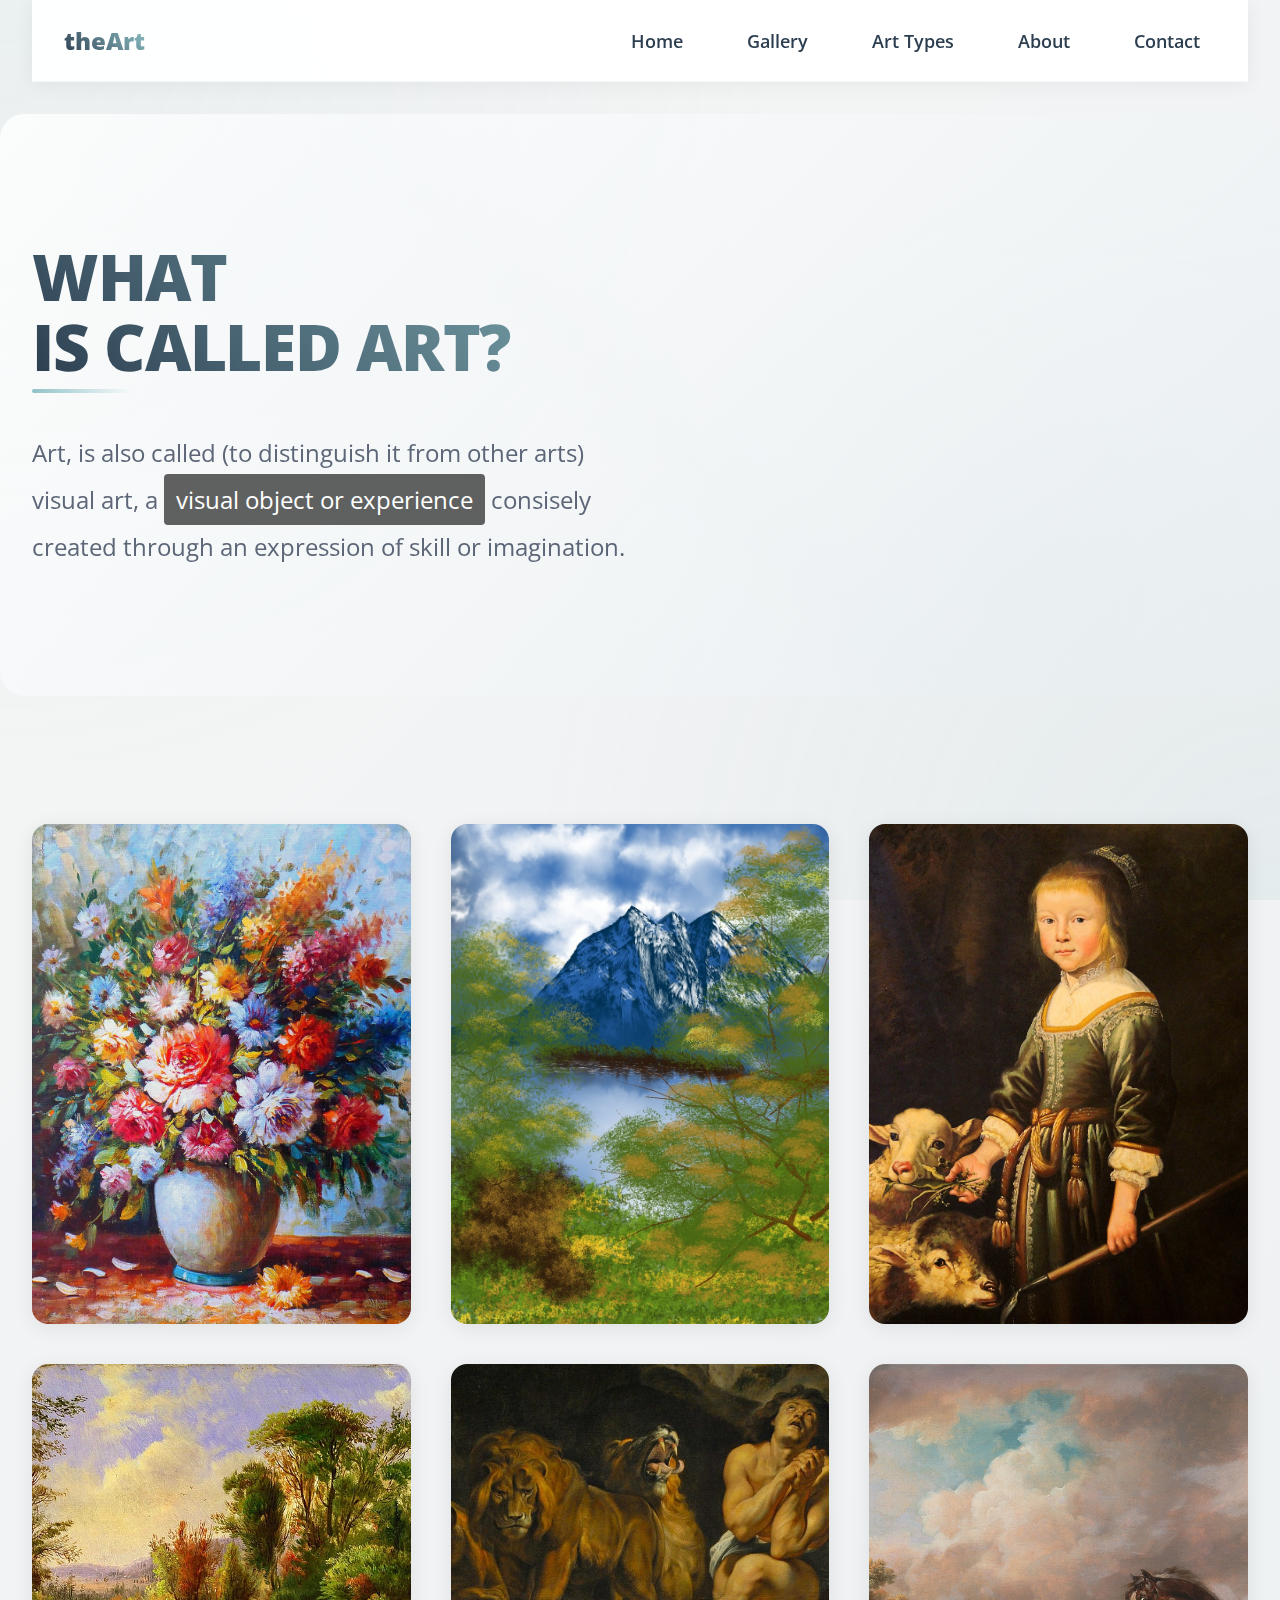
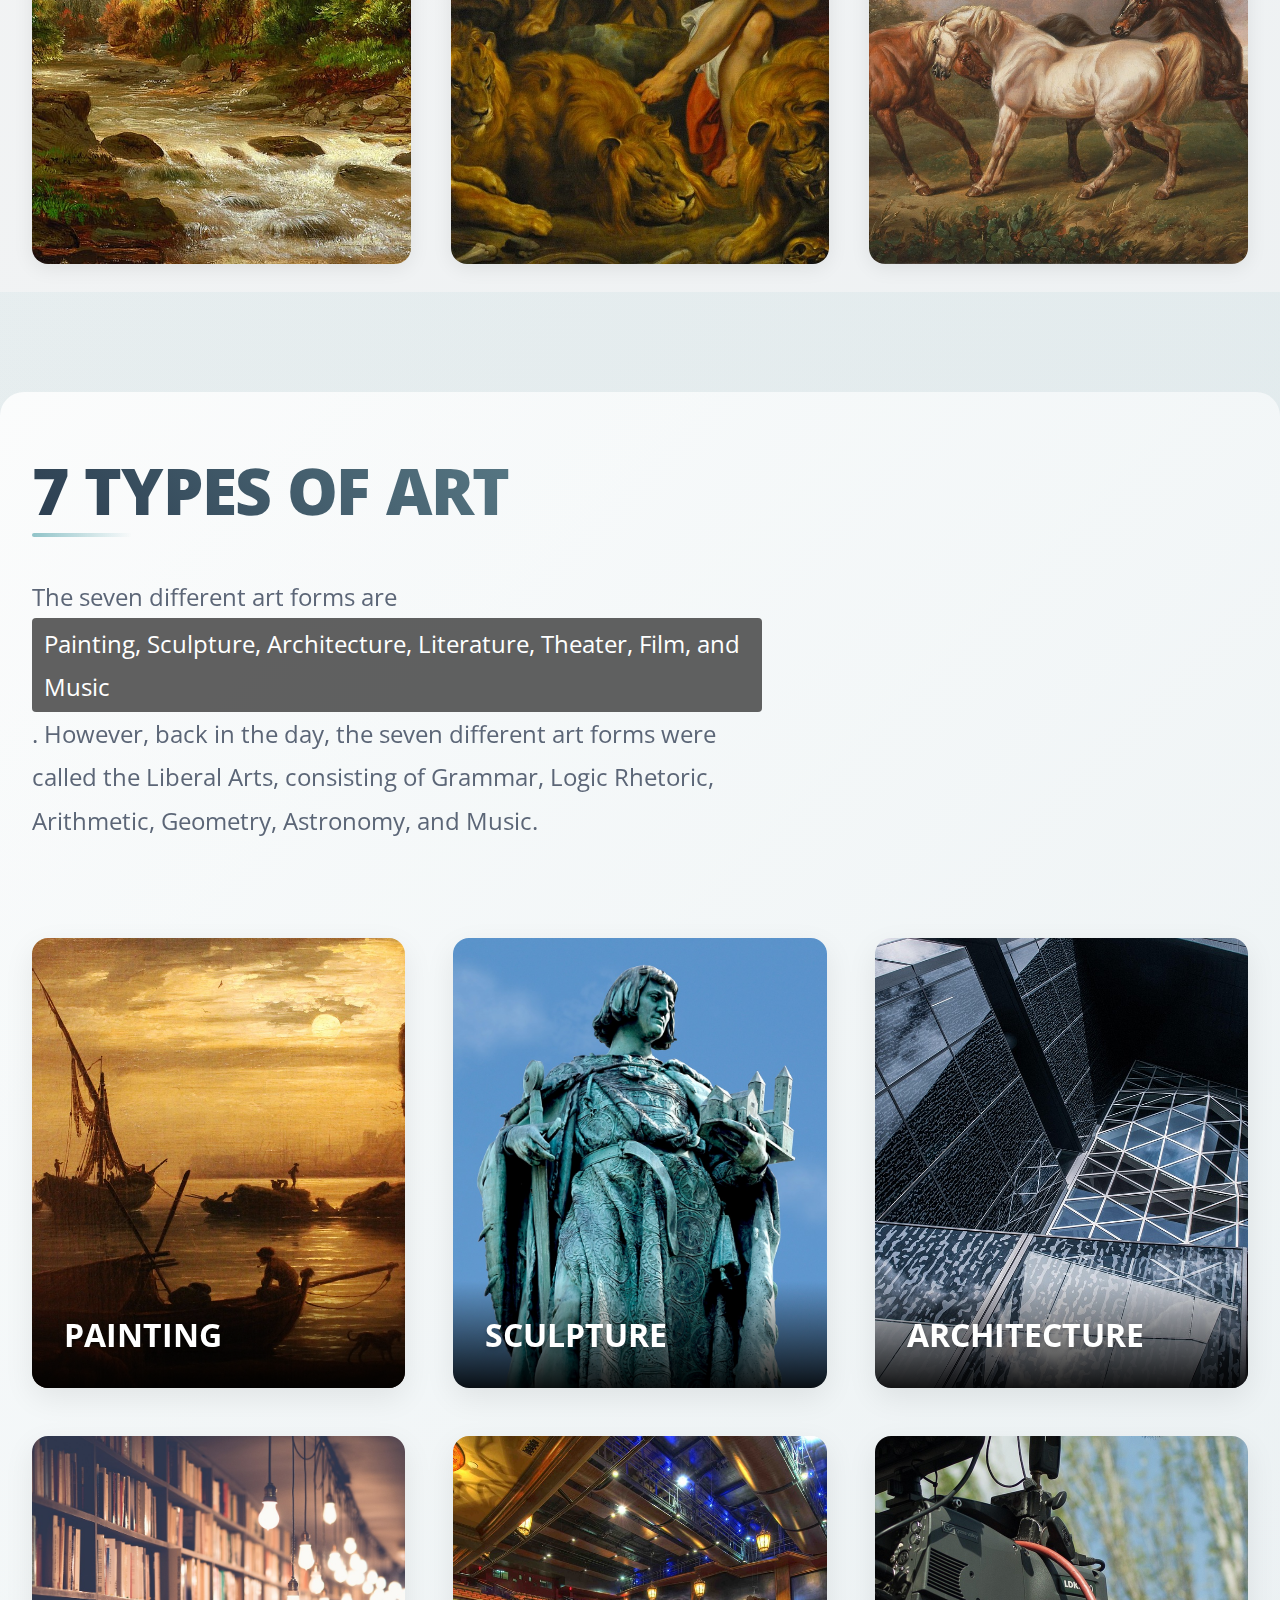
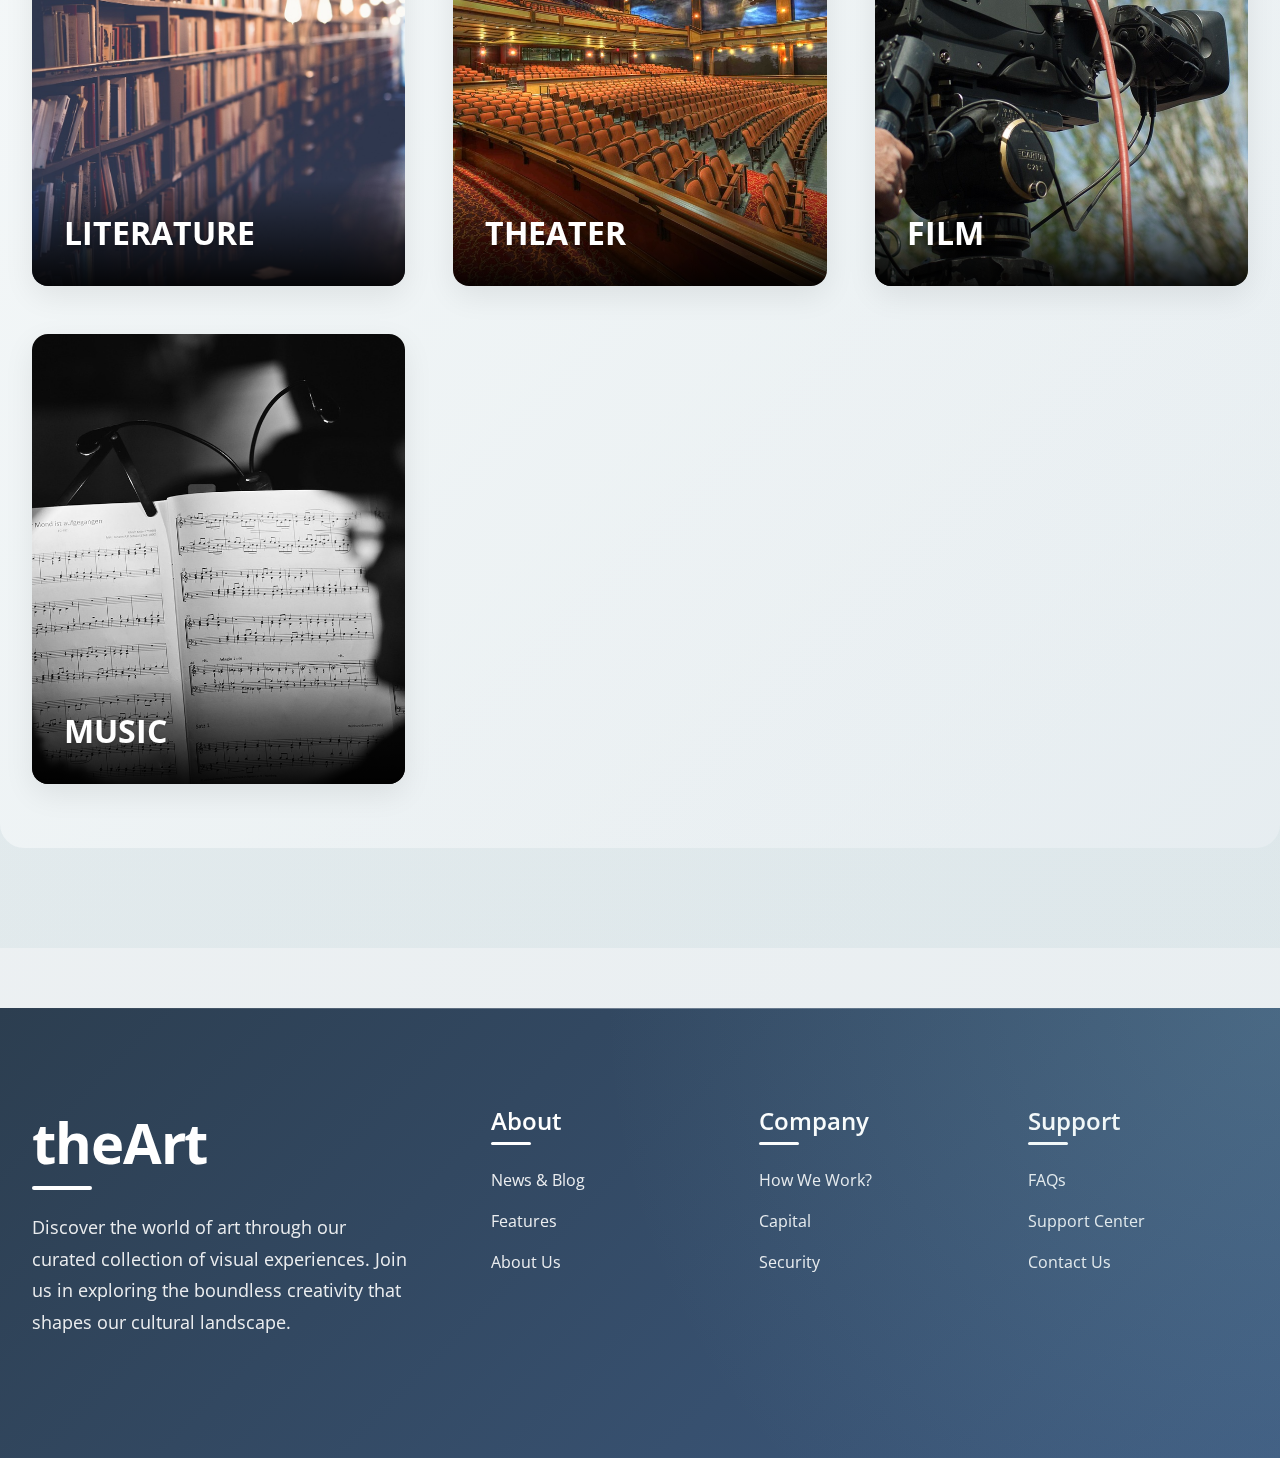
<file: arthomepage/index.html>
<!DOCTYPE html>
<html lang="en">

<head>
    <meta charset="UTF-8">
    <meta name="viewport" content="width=device-width, initial-scale=1.0">
    <title>theArt</title>
    <link rel="stylesheet" href="style.css">
</head>

<body>
    <div class="wrapper-container">
        <nav>
            <ul>
                <li>
                    <a href="#" class="logo">theArt</a>
                </li>
            </ul>
            <input type="checkbox" id="nav-toggle" class="nav-toggle">
            <ul class="nav-links">
                <li><a href="#home">Home</a></li>
                <li><a href="#gallery">Gallery</a></li>
                <li><a href="#types">Art Types</a></li>
                <li><a href="#about">About</a></li>
                <li><a href="#contact">Contact</a></li>
            </ul>
            <label for="nav-toggle" class="burger">
                <span></span>
                <span></span>
                <span></span>
            </label>
        </nav>
    </div>

    <header id="home">
        <div class="header-content">
            <h1 class="main-headings">
                WHAT <br>
                IS CALLED ART?
            </h1>
            <p class="primary-headings">
                Art, is also called (to distinguish it from other arts) visual art, a <span class="bg-gray">visual object or
                    experience </span> consisely created through an expression of skill or imagination.
            </p>
        </div>
    </header>

    <main id="gallery">
        <img src="images/img2.jpg" class="img" alt="Art Gallery Image 1">
        <img src="images/img3.jpg" class="img" alt="Art Gallery Image 2">
        <img src="images/img4.jpg" class="img" alt="Art Gallery Image 3">
        <img src="images/img7.jpg" class="img" alt="Art Gallery Image 4">
        <img src="images/img13.jpg" class="img" alt="Art Gallery Image 5">
        <img src="images/img14.jpg" class="img" alt="Art Gallery Image 6">
    </main>

    <section class="section-three" id="types">
        <h1 class="main-headings">7 TYPES OF ART</h1>
        <p class="primary-headings">
            The seven different art forms are <span class="bg-gray">Painting, Sculpture, Architecture, Literature,
                Theater, Film, and Music</span>. However, back in the day, the seven different art forms were called the Liberal
            Arts, consisting of Grammar, Logic Rhetoric, Arithmetic, Geometry, Astronomy, and Music.
        </p>

        <div class="list">
            <div class="item">
                <h1>PAINTING</h1>
                <img src="images/img12.jpg" alt="Painting Art">
            </div>
            <div class="item">
                <h1>SCULPTURE</h1>
                <img src="images/img1.jpg" alt="Sculpture Art">
            </div>
            <div class="item">
                <h1>ARCHITECTURE</h1>
                <img src="images/img5.jpg" alt="Architecture Art">
            </div>
            <div class="item">
                <h1>LITERATURE</h1>
                <img src="images/img10.jpg" alt="Literature Art">
            </div>
            <div class="item">
                <h1>THEATER</h1>
                <img src="images/img11.jpg" alt="Theater Art">
            </div>
            <div class="item">
                <h1>FILM</h1>
                <img src="images/img6.jpg" alt="Film Art">
            </div>
            <div class="item">
                <h1>MUSIC</h1>
                <img src="images/img9.jpg" alt="Music Art">
            </div>
        </div>
    </section>

    <footer id="contact">
        <div class="logo-container">
            <h1>theArt</h1>
            <p>Discover the world of art through our curated collection of visual experiences. Join us in exploring the boundless
                creativity that shapes our cultural landscape.</p>
        </div>

        <div class="about-company">
            <div class="container">
                <h1>About</h1>
                <p>News & Blog</p>
                <p>Features</p>
                <p>About Us</p>
            </div>
            <div class="container">
                <h1>Company</h1>
                <p>How We Work?</p>
                <p>Capital</p>
                <p>Security</p>
            </div>
            <div class="container">
                <h1>Support</h1>
                <p>FAQs</p>
                <p>Support Center</p>
                <p>Contact Us</p>
            </div>
        </div>
    </footer>
</body>

</html>
</file>
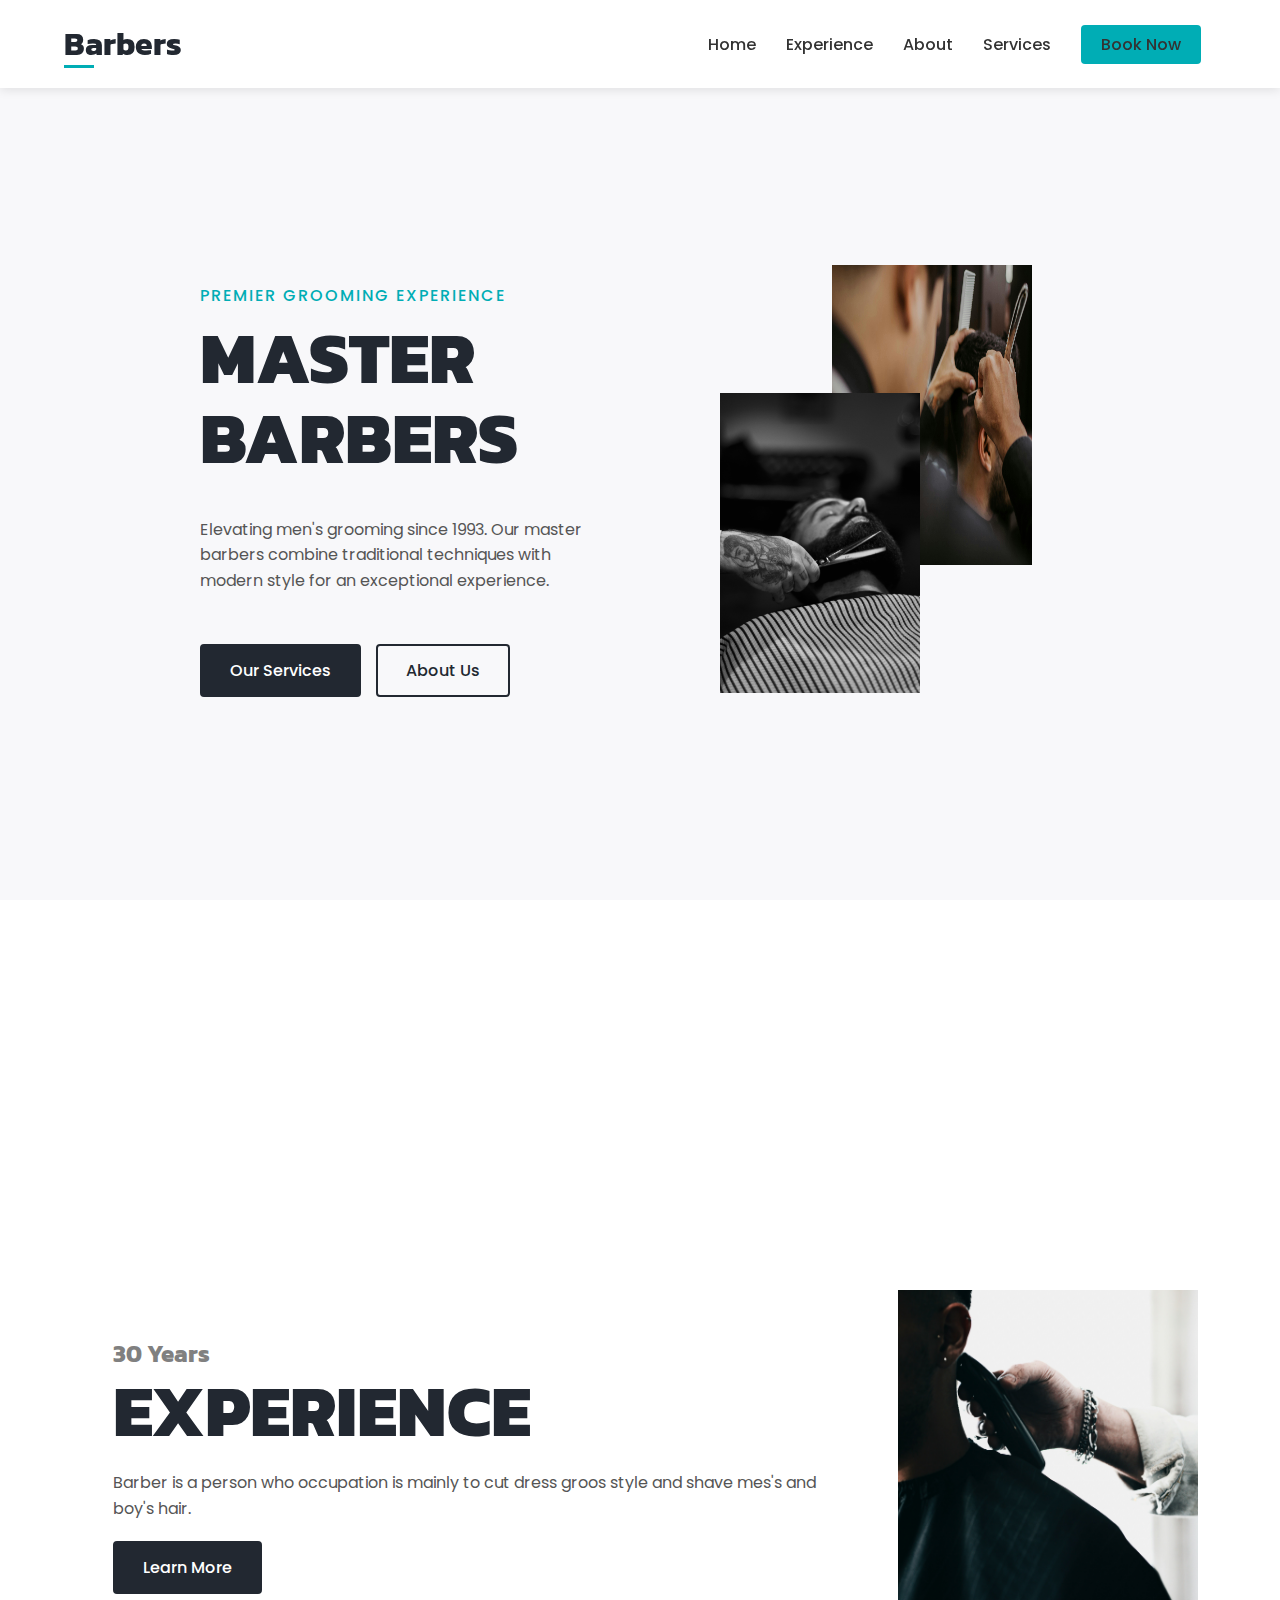
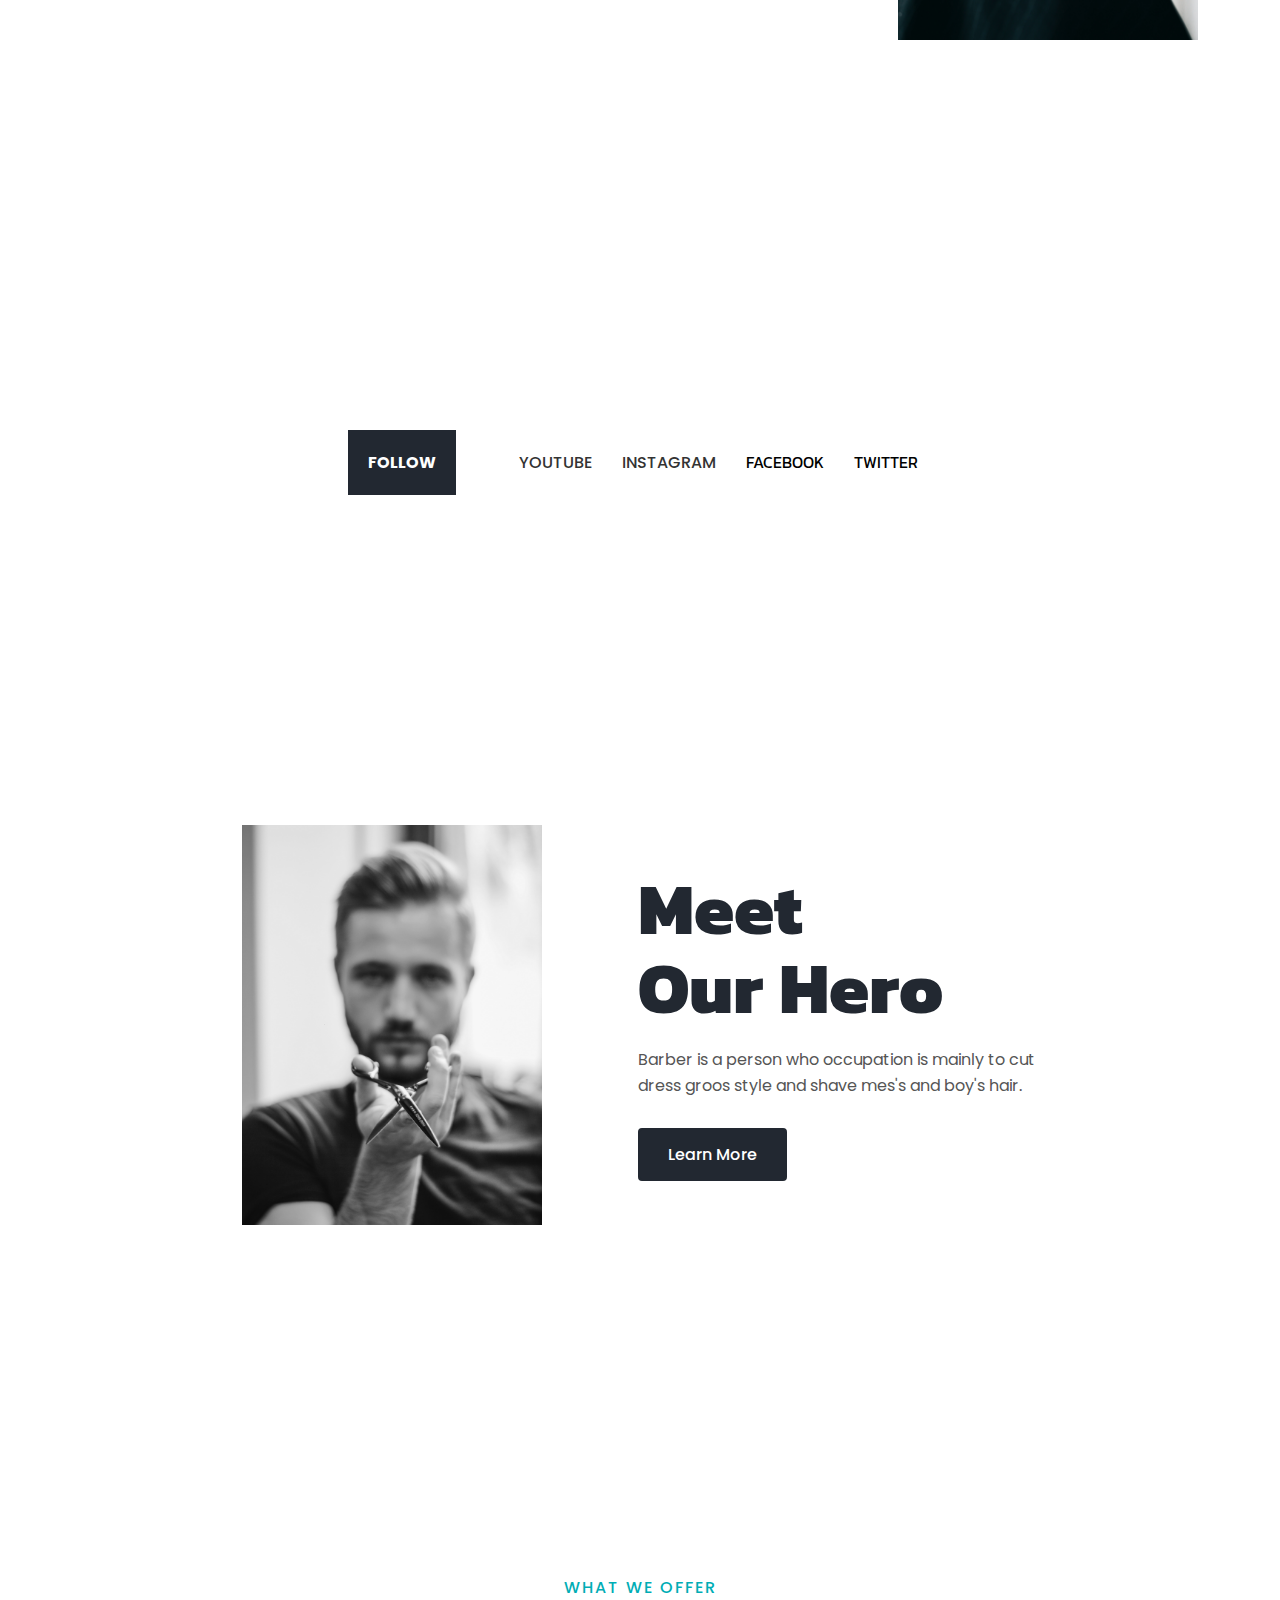
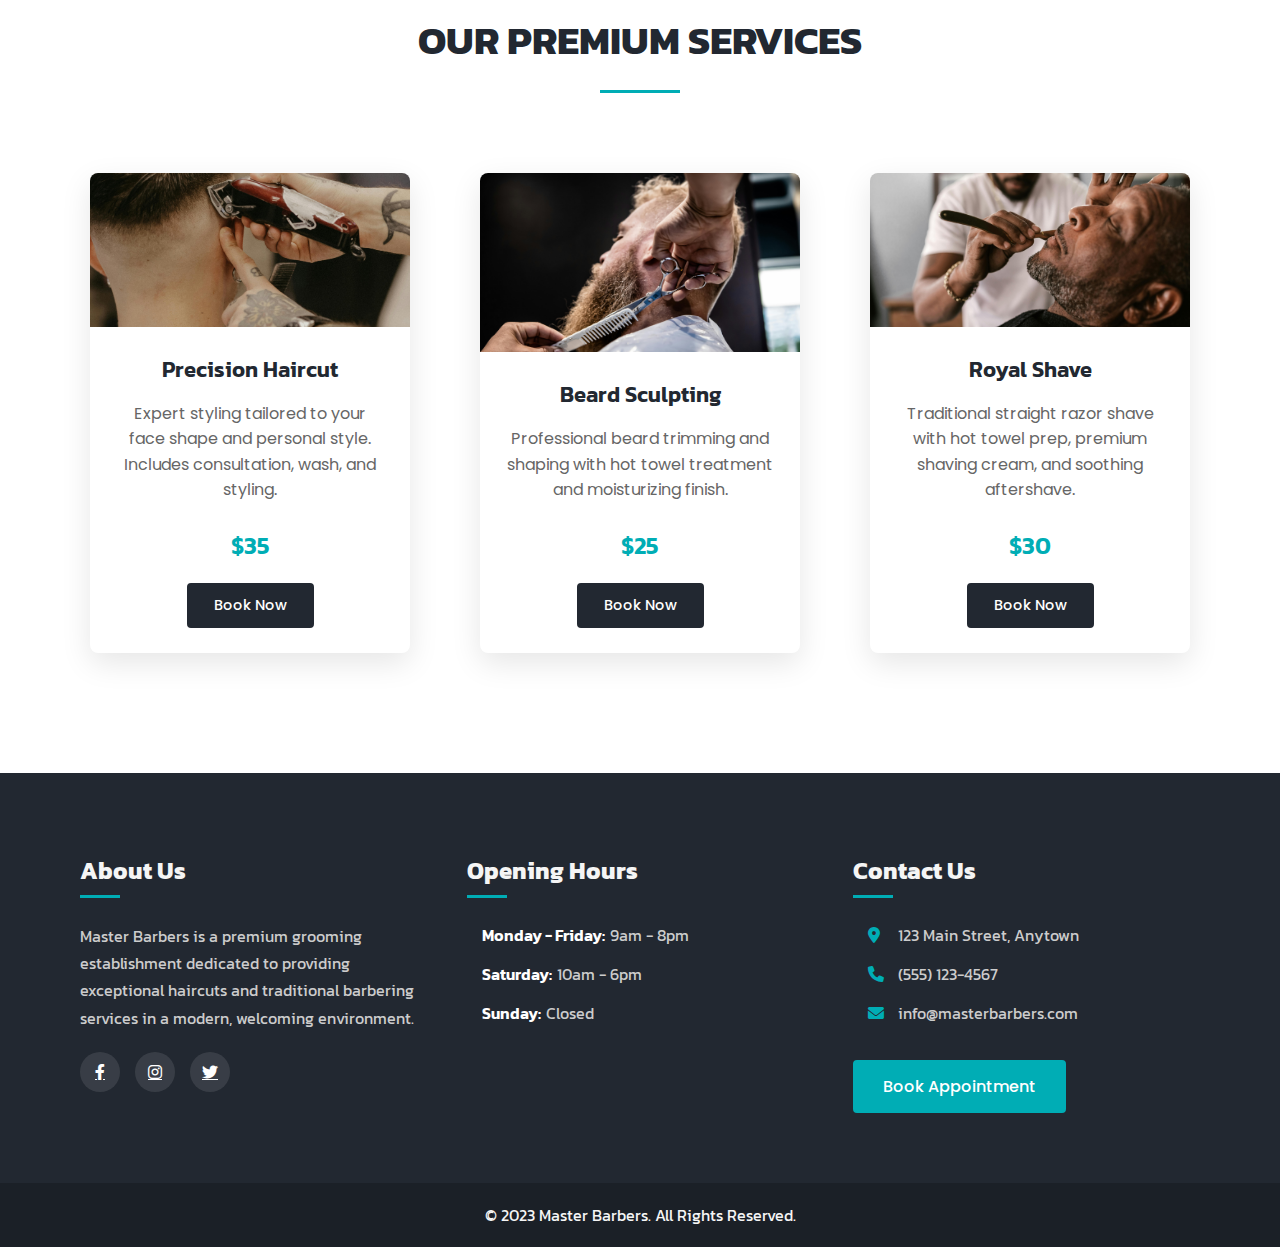
<file: barber/index.html>
<!DOCTYPE html>
<html lang="en">

<head>
    <meta charset="UTF-8">
    <meta name="viewport" content="width=device-width, initial-scale=1.0">
    <title>Master Barbers | Premium Grooming Experience</title>
    <link rel="stylesheet" href="style.css">
    <link rel="stylesheet" href="https://cdnjs.cloudflare.com/ajax/libs/font-awesome/6.0.0-beta3/css/all.min.css">
</head>

<body>

    <header class="header">
        <nav class="nav">
            <h1 class="logo">Barbers</h1>
            <ul>
                <li><a href="#home">Home</a></li>
                <li><a href="#experience">Experience</a></li>
                <li><a href="#about">About</a></li>
                <li><a href="#services">Services</a></li>
                <li><a href="#contact" class="cta-btn">Book Now</a></li>
            </ul>
        </nav>
    </header>

    <section id="home" class="content__container">
        <section class="header__content">
            <span class="subheading">Premier Grooming Experience</span>
            <h1 class="header__heading">
                MASTER<br>
                BARBERS
            </h1>
            <p class="header__sub-headings">
                Elevating men's grooming since 1993. Our master barbers combine traditional techniques with modern style for an exceptional experience.
            </p>
            <div class="btn-container">
                <a href="#services" class="main-btn">Our Services</a>
                <a href="#about" class="secondary-btn">About Us</a>
            </div>
        </section>

        <section class="header__img-container">
            <img src="images/barber3.jpg" class="header__img img-one">
            <img src="images/barber2.jpg" class="header__img img-two">
        </section>
    </section>

    <section class="experience">
        <section class="experience__content">
            <h2 class="gray-heading">30 Years</h2>
            <h1 class="header__heading experience-heading">EXPERIENCE</h1>
            <p class="header__sub-headings experience__sub-headings">Barber is a person who occupation is mainly to cut
                dress groos style and shave mes's and boy's hair.</p>
            <section class="btn-containter">
                <a href="" class="main-btn">Learn More</a>
            </section>
        </section>
        <div class="experience-img"></div>
    </section>

    <section class="social-media">
        <ul class="sm-container">
            <div class="follow">FOLLOW</div>
            <li class="list-items"><a href="">YOUTUBE</a></li>
            <li class="list-items"><a href="">INSTAGRAM</a></li>
            <li class="list-items"><a href=""></a>FACEBOOK</li>
            <li class="list-items"><a href=""></a>TWITTER</li>
        </ul>
    </section>

    <section class="hero">
        <div class="hero-container">
            <div class="hero-img-container"></div>
            <div class="hero__content">
                <h1 class="header__heading hero__headings">
                    Meet <br>
                    Our Hero
                </h1>
                <p class="header__sub-headings hero__sub-headings">Barber is a person who occupation is mainly to cut
                    dress groos style and shave mes's and boy's hair.</p>
                <div class="btn-container">
                    <a href="" class="main-btn">Learn More</a>
                </div>
            </div>
        </div>
    </section>

    <section id="services" class="services">
        <div class="section-header">
            <span class="subheading">What We Offer</span>
            <h2 class="section-title">OUR PREMIUM SERVICES</h2>
            <div class="separator"></div>
        </div>

        <div class="cards">
            <div class="card">
                <div class="card-img img-one"></div>
                <div class="card-content">
                    <h3 class="card-title">Precision Haircut</h3>
                    <p class="card-info">Expert styling tailored to your face shape and personal style. Includes consultation, wash, and styling.</p>
                    <div class="price">$35</div>
                    <a href="#contact" class="main-btn card-btn">Book Now</a>
                </div>
            </div>

            <div class="card">
                <div class="card-img img-two"></div>
                <div class="card-content">
                    <h3 class="card-title">Beard Sculpting</h3>
                    <p class="card-info">Professional beard trimming and shaping with hot towel treatment and moisturizing finish.</p>
                    <div class="price">$25</div>
                    <a href="#contact" class="main-btn card-btn">Book Now</a>
                </div>
            </div>

            <div class="card">
                <div class="card-img img-three"></div>
                <div class="card-content">
                    <h3 class="card-title">Royal Shave</h3>
                    <p class="card-info">Traditional straight razor shave with hot towel prep, premium shaving cream, and soothing aftershave.</p>
                    <div class="price">$30</div>
                    <a href="#contact" class="main-btn card-btn">Book Now</a>
                </div>
            </div>
        </div>
    </section>

    <footer class="footer" id="contact">
        <div class="footer-container">
            <div class="footer__card">
                <h3 class="footer__card-title">About Us</h3>
                <p class="footer__about-text">Master Barbers is a premium grooming establishment dedicated to providing exceptional haircuts and traditional barbering services in a modern, welcoming environment.</p>
                <div class="social-icons">
                    <a href="#" class="social-icon"><i class="fab fa-facebook-f"></i></a>
                    <a href="#" class="social-icon"><i class="fab fa-instagram"></i></a>
                    <a href="#" class="social-icon"><i class="fab fa-twitter"></i></a>
                </div>
            </div>
            
            <div class="footer__card">
                <h3 class="footer__card-title">Opening Hours</h3>
                <ul class="hours-list">
                    <li><span>Monday - Friday:</span> 9am - 8pm</li>
                    <li><span>Saturday:</span> 10am - 6pm</li>
                    <li><span>Sunday:</span> Closed</li>
                </ul>
            </div>
            
            <div class="footer__card">
                <h3 class="footer__card-title">Contact Us</h3>
                <ul class="contact-list">
                    <li><i class="fas fa-map-marker-alt"></i> 123 Main Street, Anytown</li>
                    <li><i class="fas fa-phone"></i> (555) 123-4567</li>
                    <li><i class="fas fa-envelope"></i> info@masterbarbers.com</li>
                </ul>
                <a href="#" class="main-btn footer-btn">Book Appointment</a>
            </div>
        </div>
        <div class="copyright">
            <p>© 2023 Master Barbers. All Rights Reserved.</p>
        </div>
    </footer>

</body>

</html>
</file>
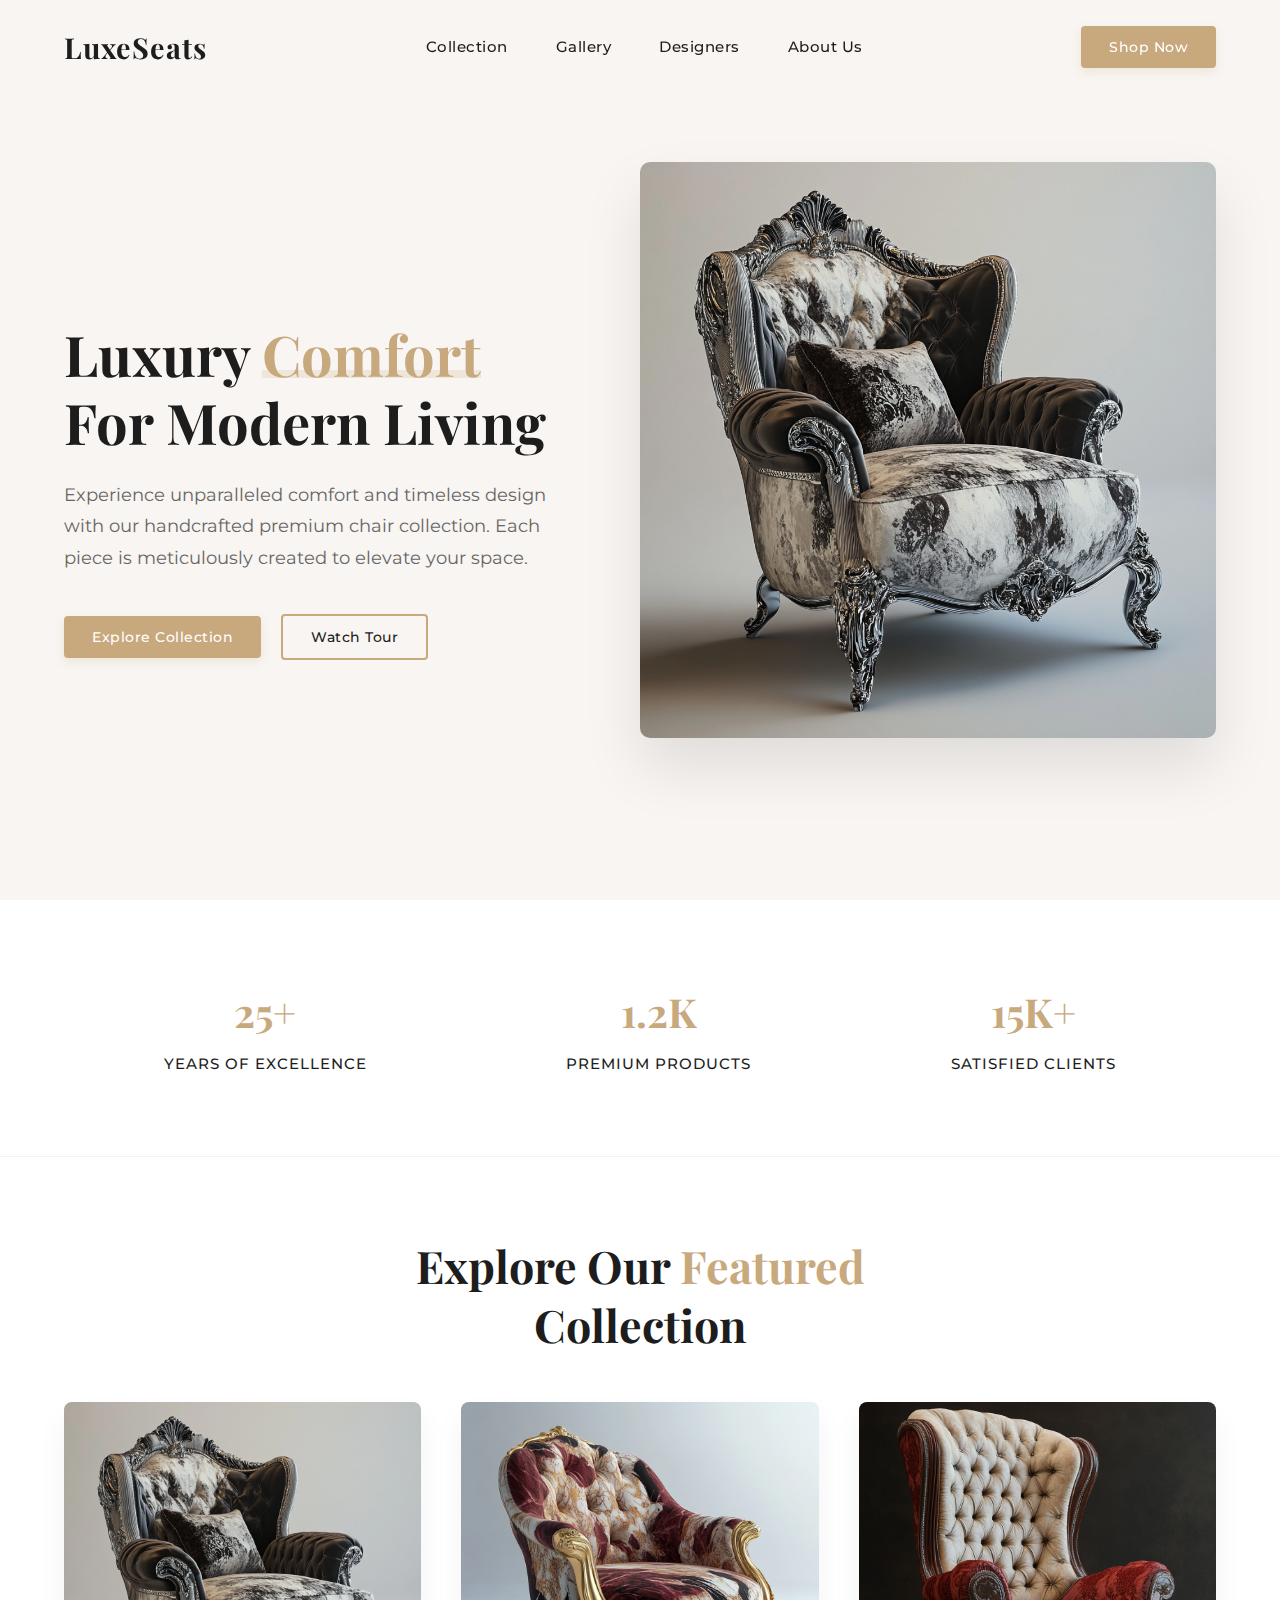
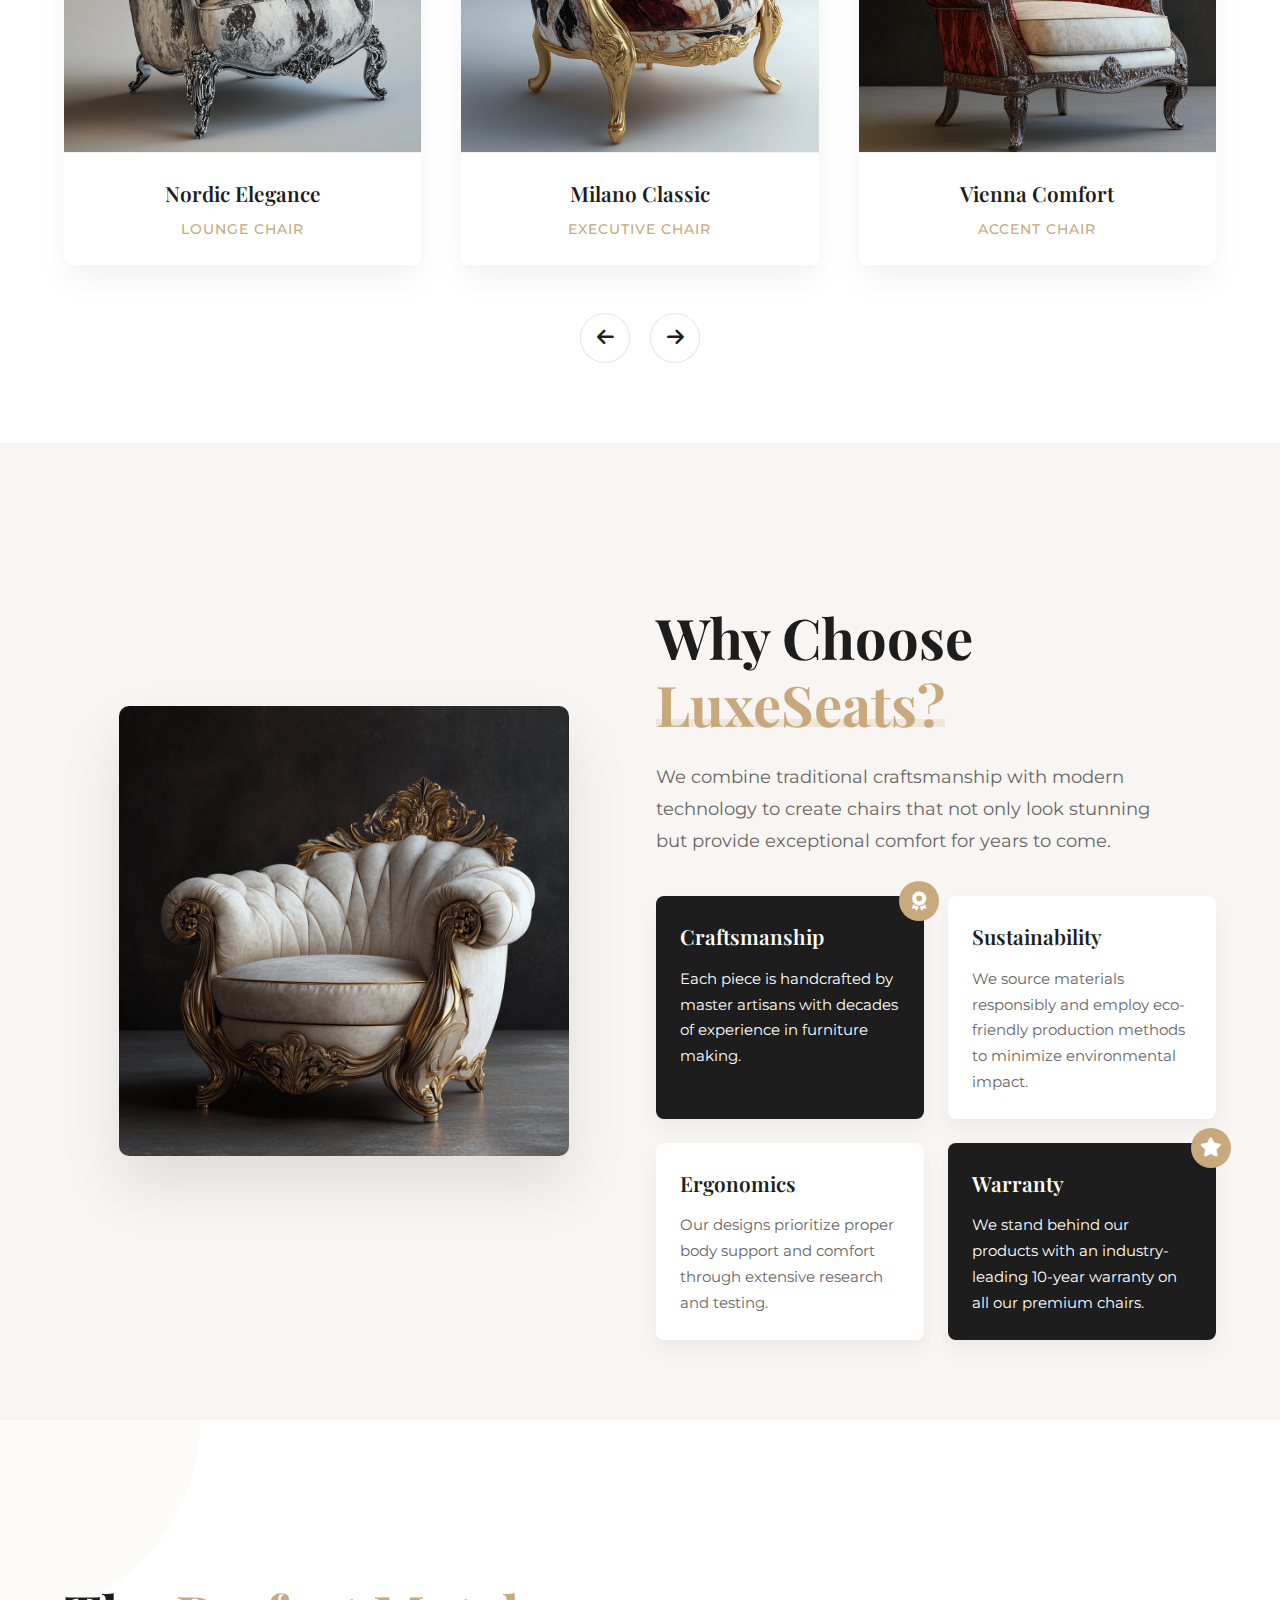
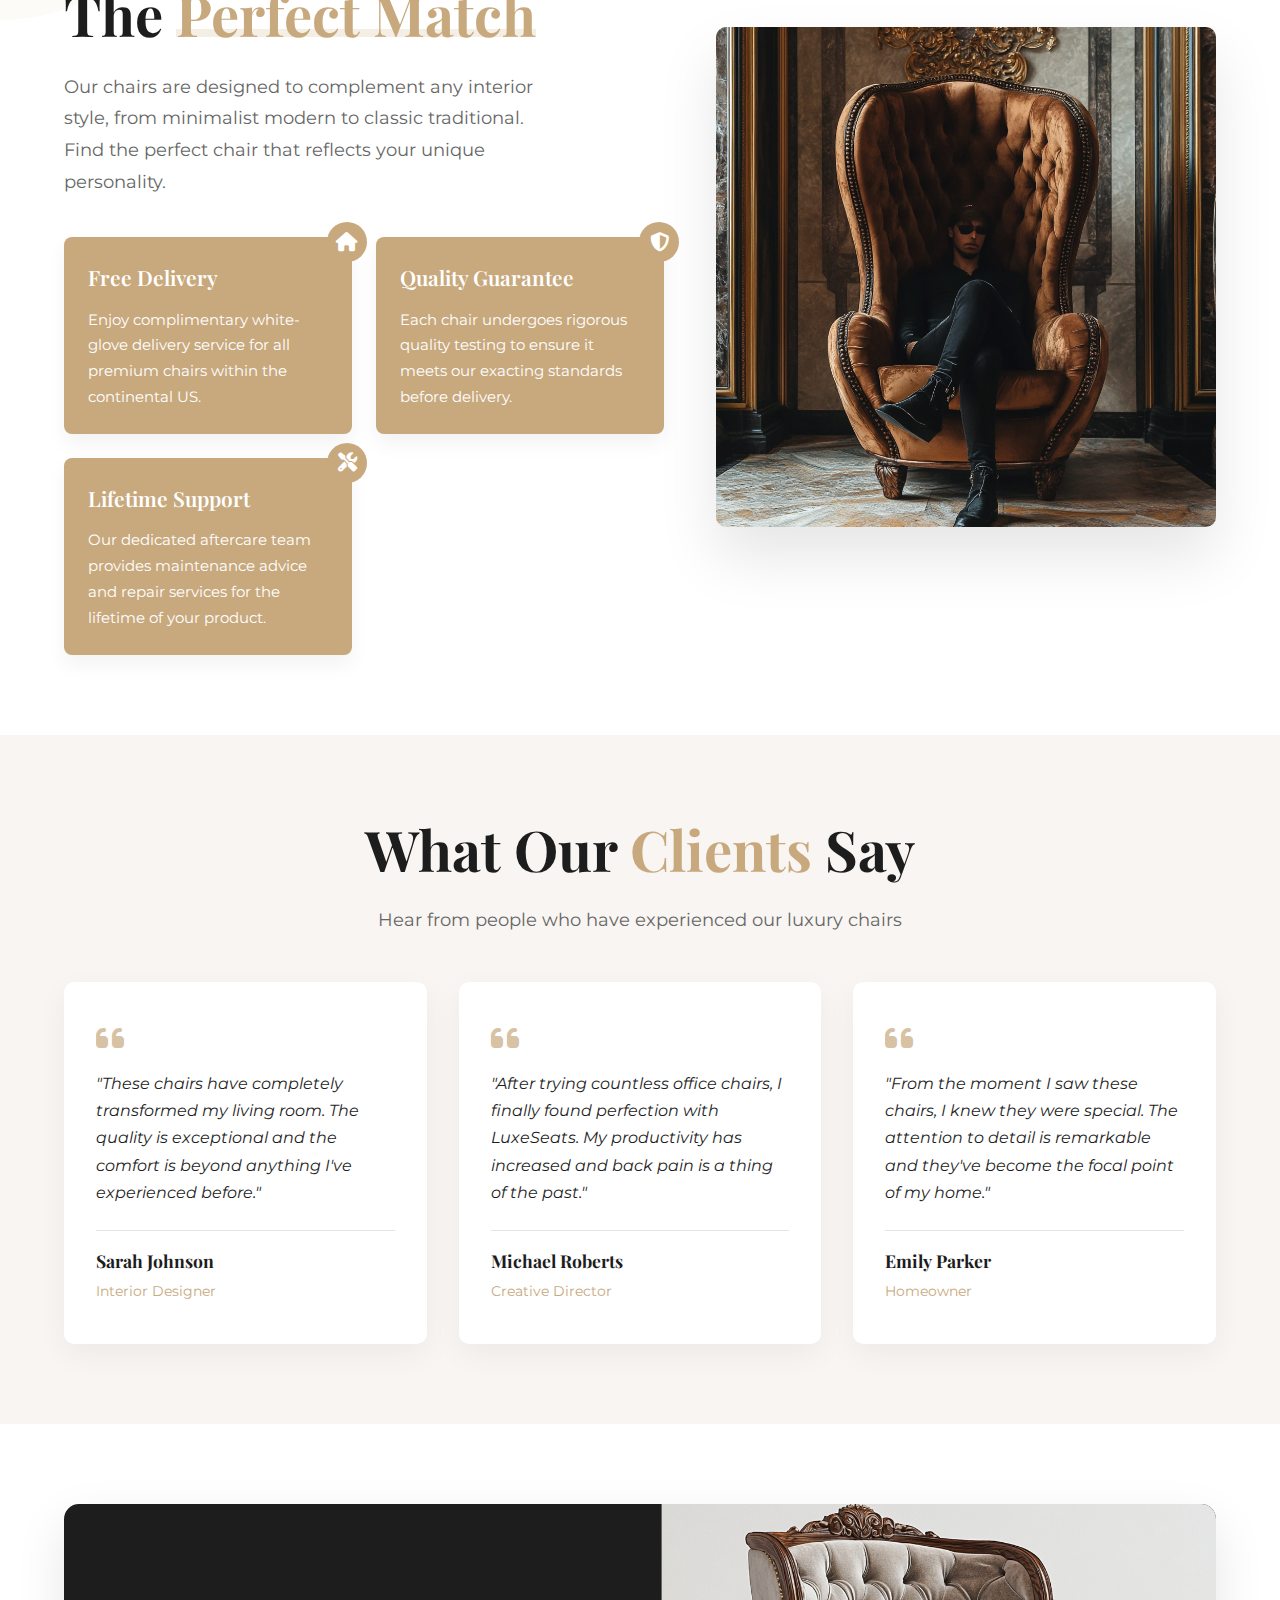
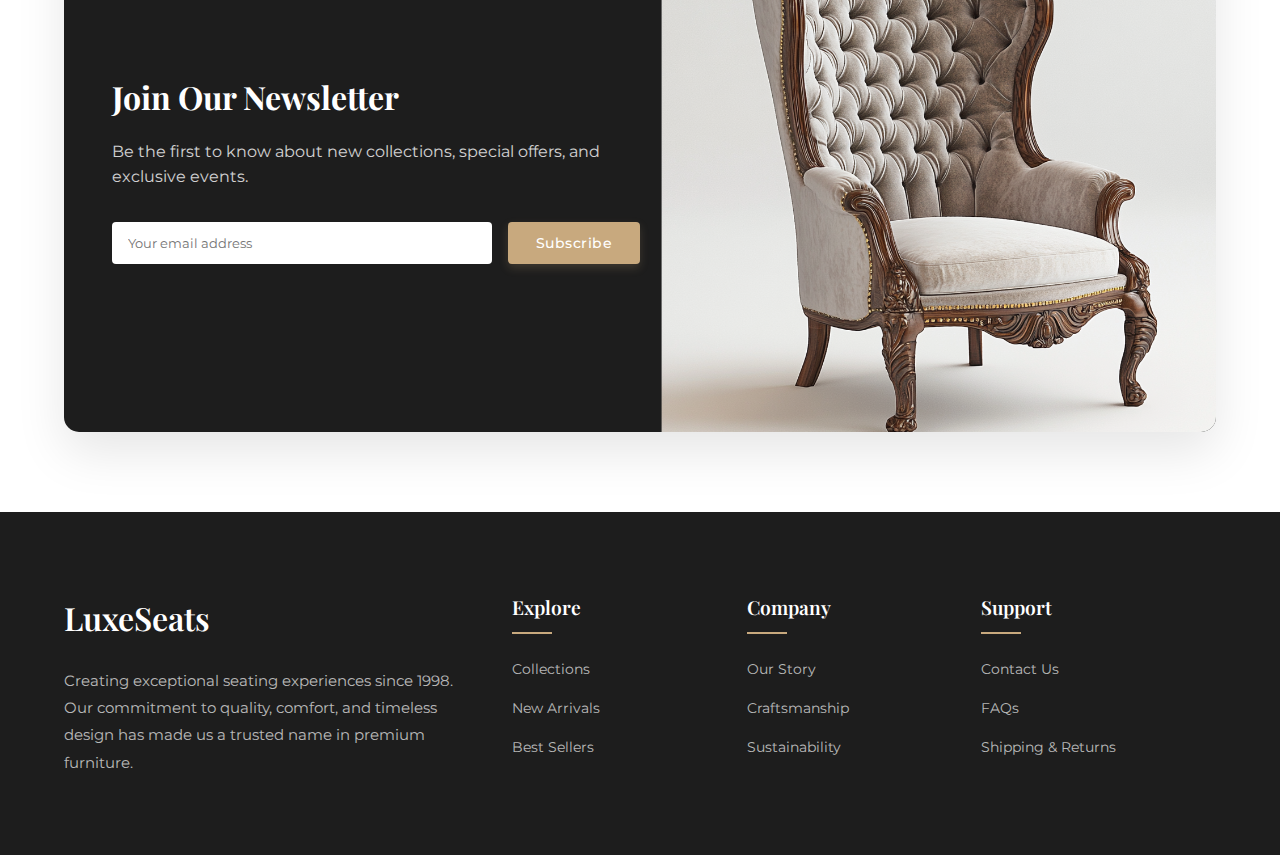
<file: chairslanding/index.html>
<html lang="en">
  <head>
    <meta charset="UTF-8" />
    <meta http-equiv="X-UA-Compatible" content="IE=edge" />
    <meta name="viewport" content="width=device-width, initial-scale=1.0" />
    <title>LuxeSeats | Premium Chair Collection</title>
    <link rel="stylesheet" href="style.css" />
    <link rel="stylesheet" href="https://cdnjs.cloudflare.com/ajax/libs/font-awesome/6.4.0/css/all.min.css" />
  </head>
  <body>
    <nav>
      <div class="logo">
        <h1>LuxeSeats</h1>
      </div>

      <ul>
        <li><a href="#">Collection</a></li>
        <li><a href="#">Gallery</a></li>
        <li><a href="#">Designers</a></li>
        <li><a href="#">About Us</a></li>
      </ul>

      <button class="btn-fill">Shop Now</button>
    </nav>

    <header>
      <div class="content-container">
        <h1 class="main-headings">
          Luxury <span>Comfort</span><br />
          For Modern Living
        </h1>
        <p class="primary-headings">
          Experience unparalleled comfort and timeless design with our handcrafted premium chair collection. Each piece is meticulously created to elevate your space.
        </p>
        <div class="btns-container">
          <button class="btn-fill">Explore Collection</button>
          <button class="btn-outline">Watch Tour</button>
        </div>
      </div>

      <div class="img-container">
        <img src="images/chair1.png" alt="Luxury Chair"/>
      </div>
    </header>

    <section class="popularity">
      <div class="popularity-one">
        <h1>25+</h1>
        <p>Years of Excellence</p>
      </div>
      <div class="popularity-two">
        <h1>1.2K</h1>
        <p>Premium Products</p>
      </div>
      <div class="popularity-three">
        <h1>15K+</h1>
        <p>Satisfied Clients</p>
      </div>
    </section>

    <section class="products-container">
      <h1 class="products-heading main-headings">
        Explore Our <span>Featured</span><br />
        Collection
      </h1>

      <div class="products">
        <div class="product">
          <div class="product-img-layer">
            <div class="img img-one"></div>
          </div>
          <div class="product-content">
            <h1 class="product-name">Nordic Elegance</h1>
            <p class="product-quality">Lounge Chair</p>
          </div>
        </div>
        <div class="product">
          <div class="product-img-layer">
            <div class="img img-two"></div>
          </div>
          <div class="product-content">
            <h1 class="product-name">Milano Classic</h1>
            <p class="product-quality">Executive Chair</p>
          </div>
        </div>
        <div class="product">
          <div class="product-img-layer">
            <div class="img img-three"></div>
          </div>
          <div class="product-content">
            <h1 class="product-name">Vienna Comfort</h1>
            <p class="product-quality">Accent Chair</p>
          </div>
        </div>
      </div>
      <div class="b-container">
        <button><i class="fas fa-arrow-left"></i></button>
        <button><i class="fas fa-arrow-right"></i></button>
      </div>
    </section>

    <section class="why-us">
      <div class="section-img-container">
        <div class="img-layer">
          <div class="img"></div>
        </div>
      </div>

      <div class="content-container">
        <h1 class="main-headings">Why Choose <span>LuxeSeats?</span></h1>
        <p class="primary-headings">
          We combine traditional craftsmanship with modern technology to create chairs that not only look stunning but provide exceptional comfort for years to come.
        </p>
        <div class="cards">
          <div class="card card-fill">
            <div class="star"><i class="fas fa-award"></i></div>
            <h1 class="card-title">Craftsmanship</h1>
            <p class="card-info">
              Each piece is handcrafted by master artisans with decades of experience in furniture making.
            </p>
          </div>
          <div class="card">
            <h1 class="card-title">Sustainability</h1>
            <p class="card-info">
              We source materials responsibly and employ eco-friendly production methods to minimize environmental impact.
            </p>
          </div>
          <div class="card">
            <h1 class="card-title">Ergonomics</h1>
            <p class="card-info">
              Our designs prioritize proper body support and comfort through extensive research and testing.
            </p>
          </div>
          <div class="card card-fill">
            <div class="star"><i class="fas fa-star"></i></div>
            <h1 class="card-title">Warranty</h1>
            <p class="card-info">
              We stand behind our products with an industry-leading 10-year warranty on all our premium chairs.
            </p>
          </div>
        </div>
      </div>
    </section>

    <section class="features">
      <div class="content-container">
        <h1 class="main-headings">The <span>Perfect Match</span></h1>
        <p class="primary-headings">
          Our chairs are designed to complement any interior style, from minimalist modern to classic traditional. Find the perfect chair that reflects your unique personality.
        </p>
        <div class="cards">
          <div class="card card-fill">
            <div class="star"><i class="fas fa-home"></i></div>
            <h1>Free Delivery</h1>
            <p>
              Enjoy complimentary white-glove delivery service for all premium chairs within the continental US.
            </p>
          </div>
          <div class="card card-fill">
            <div class="star"><i class="fas fa-shield-alt"></i></div>
            <h1>Quality Guarantee</h1>
            <p>
              Each chair undergoes rigorous quality testing to ensure it meets our exacting standards before delivery.
            </p>
          </div>
          <div class="card card-fill">
            <div class="star"><i class="fas fa-tools"></i></div>
            <h1>Lifetime Support</h1>
            <p>
              Our dedicated aftercare team provides maintenance advice and repair services for the lifetime of your product.
            </p>
          </div>
        </div>
      </div>

      <div class="img-container">
        <img src="images/manonchair.png" alt="Man sitting on luxury chair"/>
      </div>
    </section>

    <section class="testimonials">
      <div class="testimonial-heading">
        <h1 class="main-headings">What Our <span>Clients</span> Say</h1>
        <p>Hear from people who have experienced our luxury chairs</p>
      </div>
      
      <div class="testimonial-container">
        <div class="testimonial">
          <div class="quote"><i class="fas fa-quote-left"></i></div>
          <p>"These chairs have completely transformed my living room. The quality is exceptional and the comfort is beyond anything I've experienced before."</p>
          <div class="client">
            <h3>Sarah Johnson</h3>
            <p>Interior Designer</p>
          </div>
        </div>
        
        <div class="testimonial">
          <div class="quote"><i class="fas fa-quote-left"></i></div>
          <p>"After trying countless office chairs, I finally found perfection with LuxeSeats. My productivity has increased and back pain is a thing of the past."</p>
          <div class="client">
            <h3>Michael Roberts</h3>
            <p>Creative Director</p>
          </div>
        </div>
        
        <div class="testimonial">
          <div class="quote"><i class="fas fa-quote-left"></i></div>
          <p>"From the moment I saw these chairs, I knew they were special. The attention to detail is remarkable and they've become the focal point of my home."</p>
          <div class="client">
            <h3>Emily Parker</h3>
            <p>Homeowner</p>
          </div>
        </div>
      </div>
    </section>

    <section class="subscription">
      <div class="subscription-container">
        <div class="subscription-content">
          <h2>Join Our Newsletter</h2>
          <p>Be the first to know about new collections, special offers, and exclusive events.</p>
          <form class="subscription-form">
            <input type="email" placeholder="Your email address" required>
            <button type="submit" class="btn-fill">Subscribe</button>
          </form>
        </div>
        <div class="subscription-image">
          <img src="images/chair5.png" alt="Luxury accent chair">
        </div>
      </div>
    </section>

    <footer>
      <div class="logo-container">
        <h1>LuxeSeats</h1>
        <p>
          Creating exceptional seating experiences since 1998. Our commitment to quality, comfort, and timeless design has made us a trusted name in premium furniture.
        </p>
      </div>

      <div class="about-company">
        <div class="container">
          <h1>Explore</h1>
          <p>Collections</p>
          <p>New Arrivals</p>
          <p>Best Sellers</p>
        </div>
        <div class="container">
          <h1>Company</h1>
          <p>Our Story</p>
          <p>Craftsmanship</p>
          <p>Sustainability</p>
        </div>
        <div class="container">
          <h1>Support</h1>
          <p>Contact Us</p>
          <p>FAQs</p>
          <p>Shipping & Returns</p>
        </div>
      </div>
    </footer>
  </body>
</html>
</file>
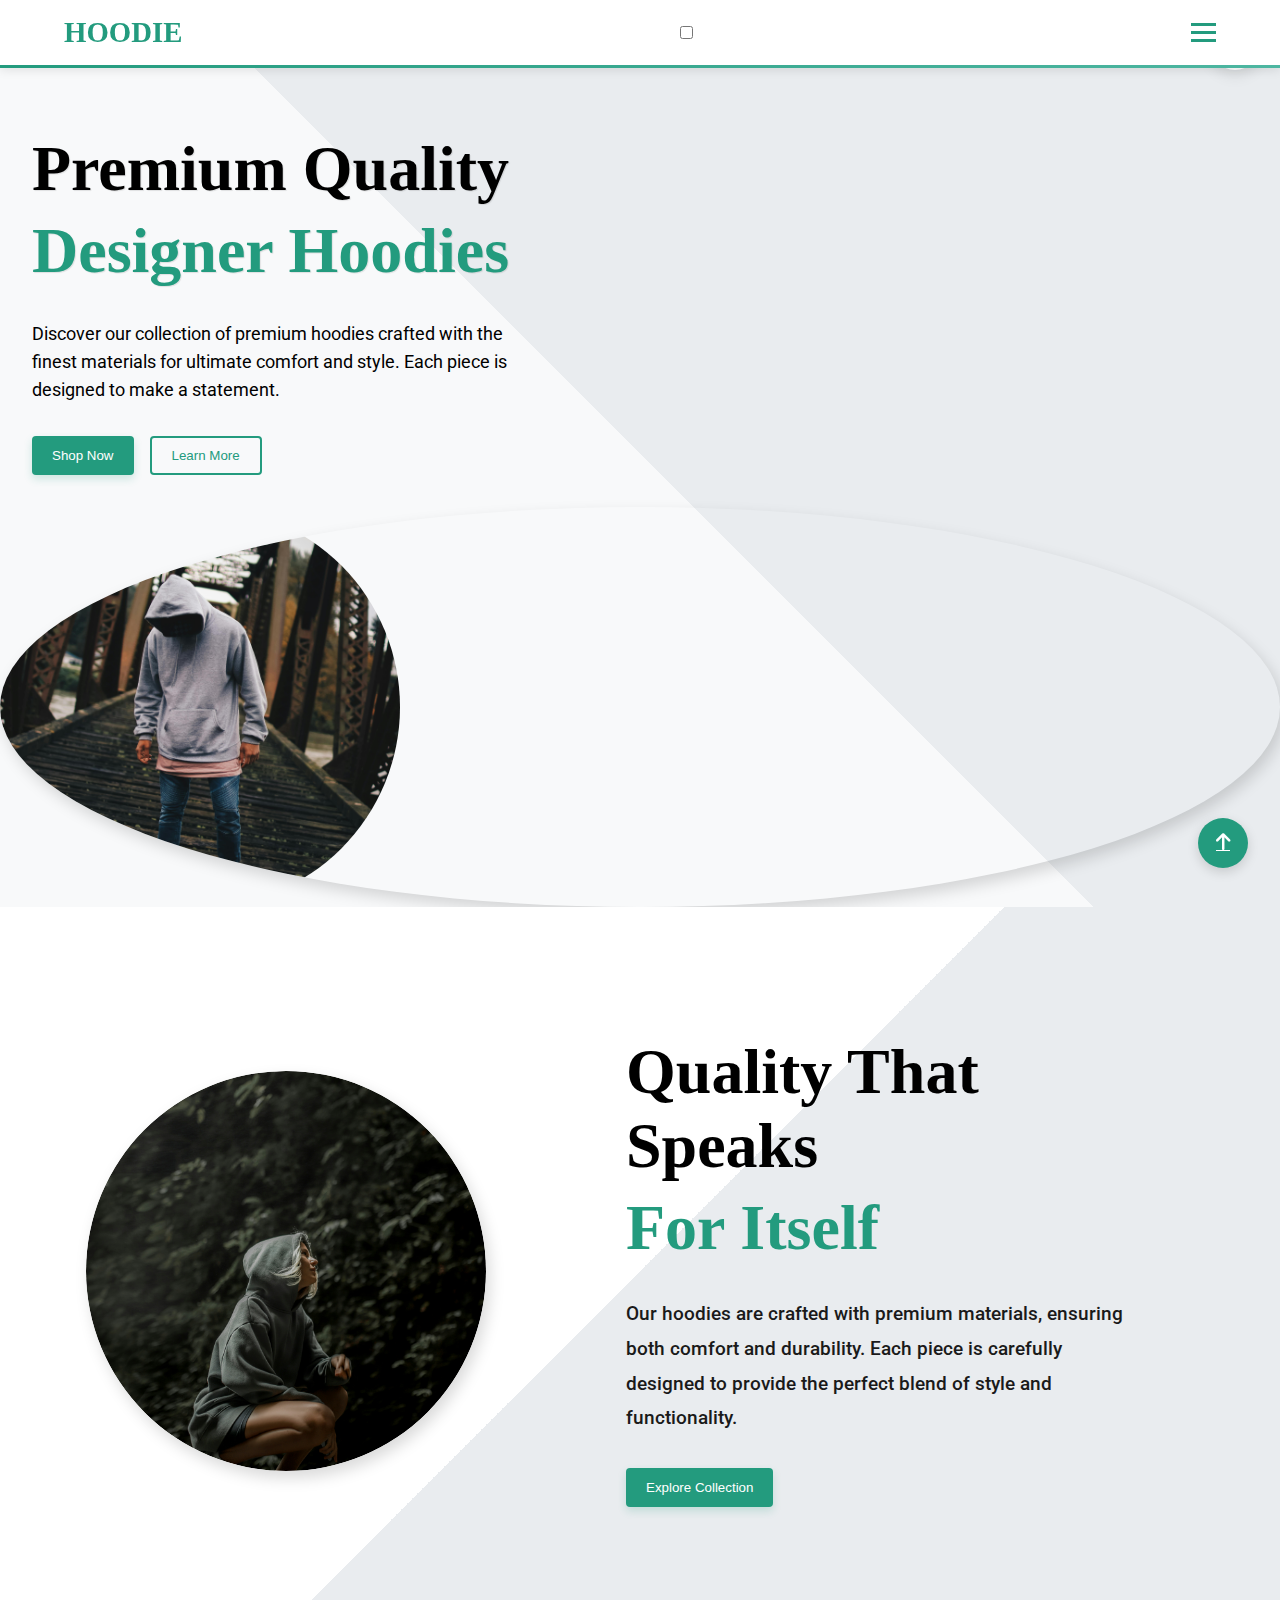
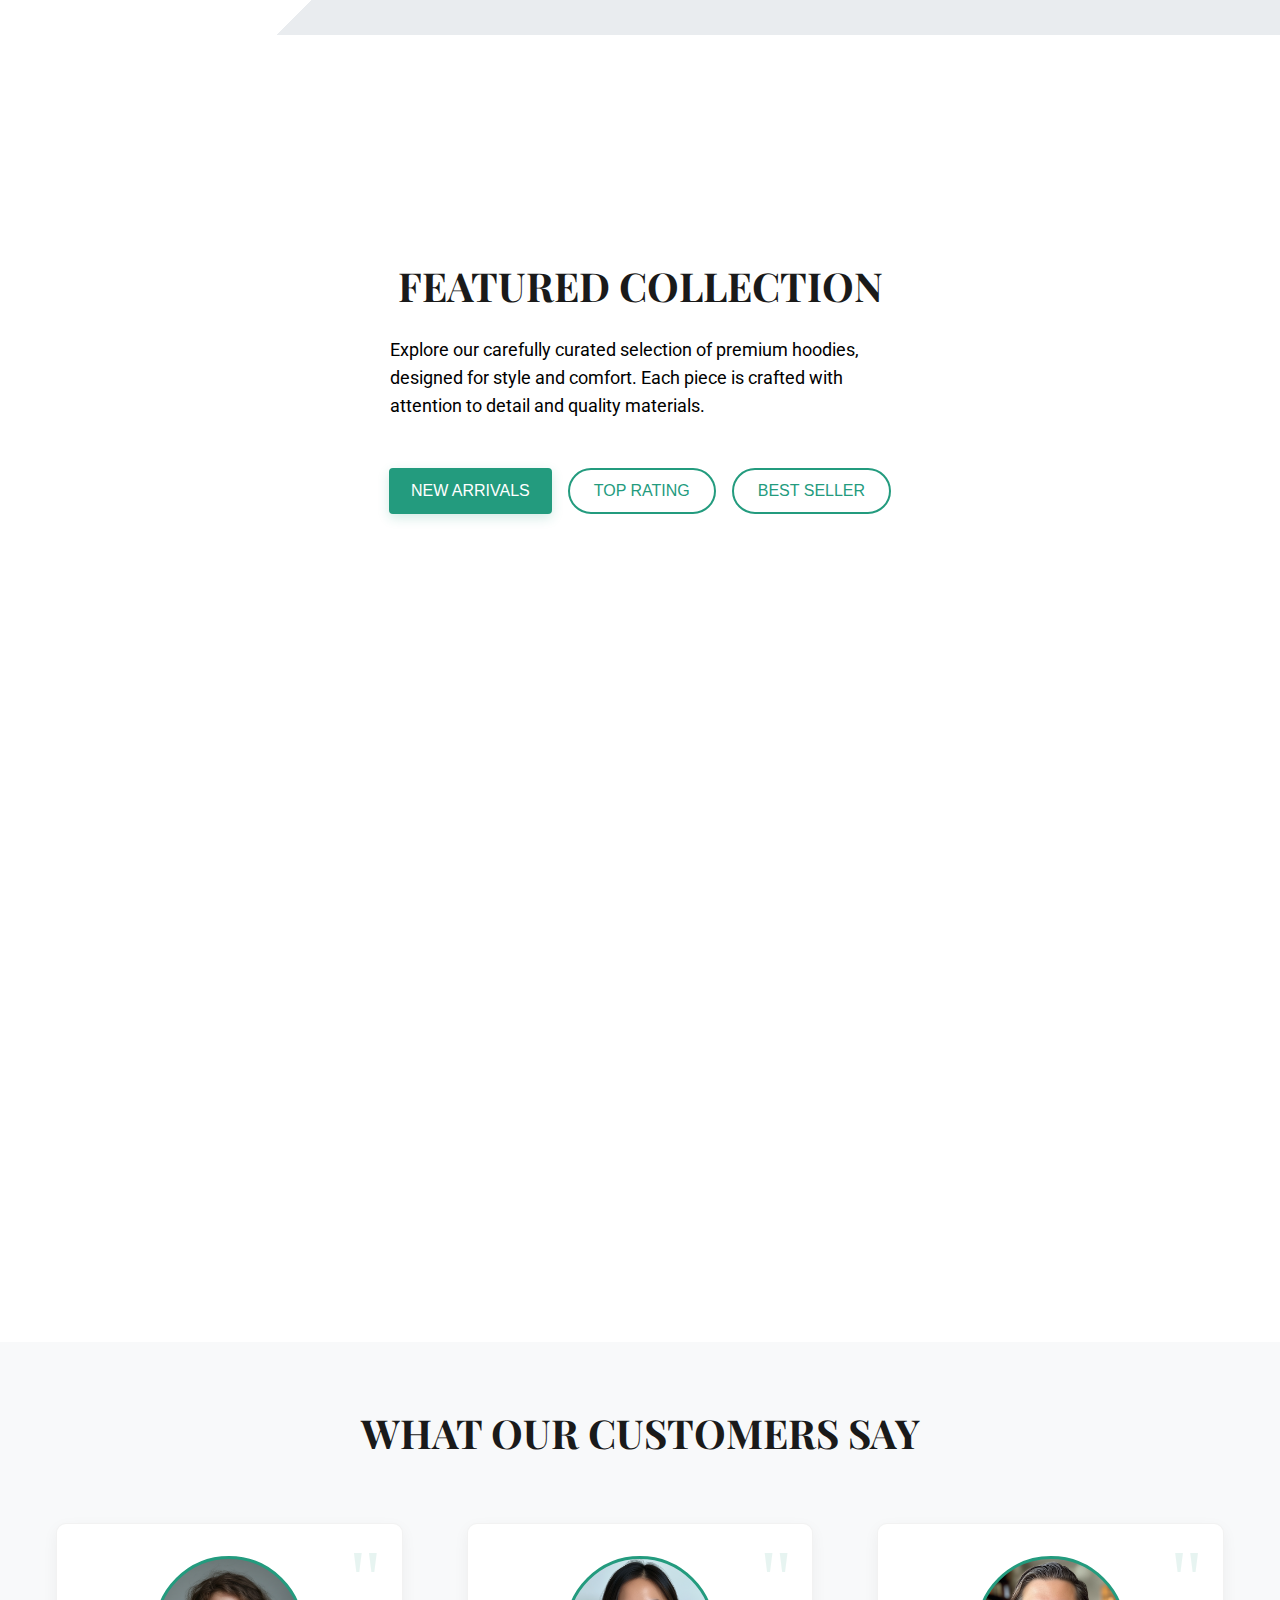
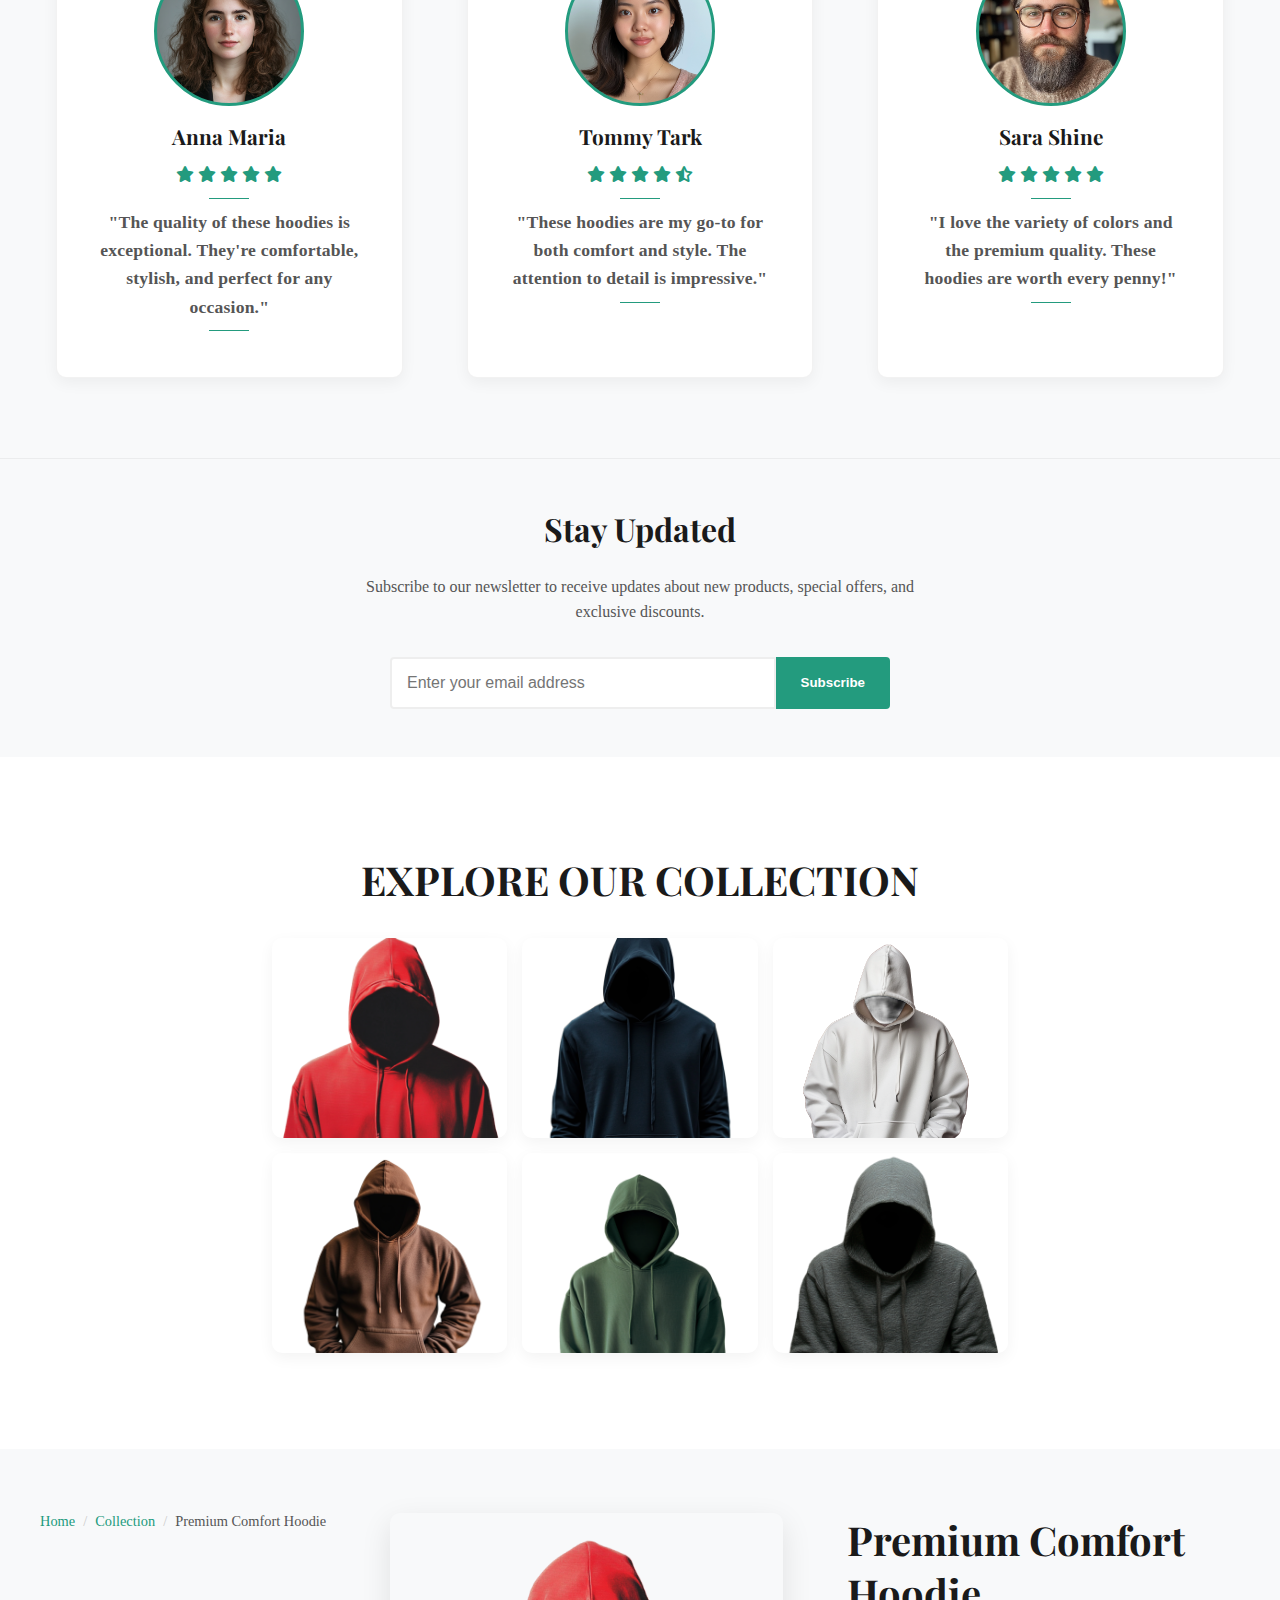
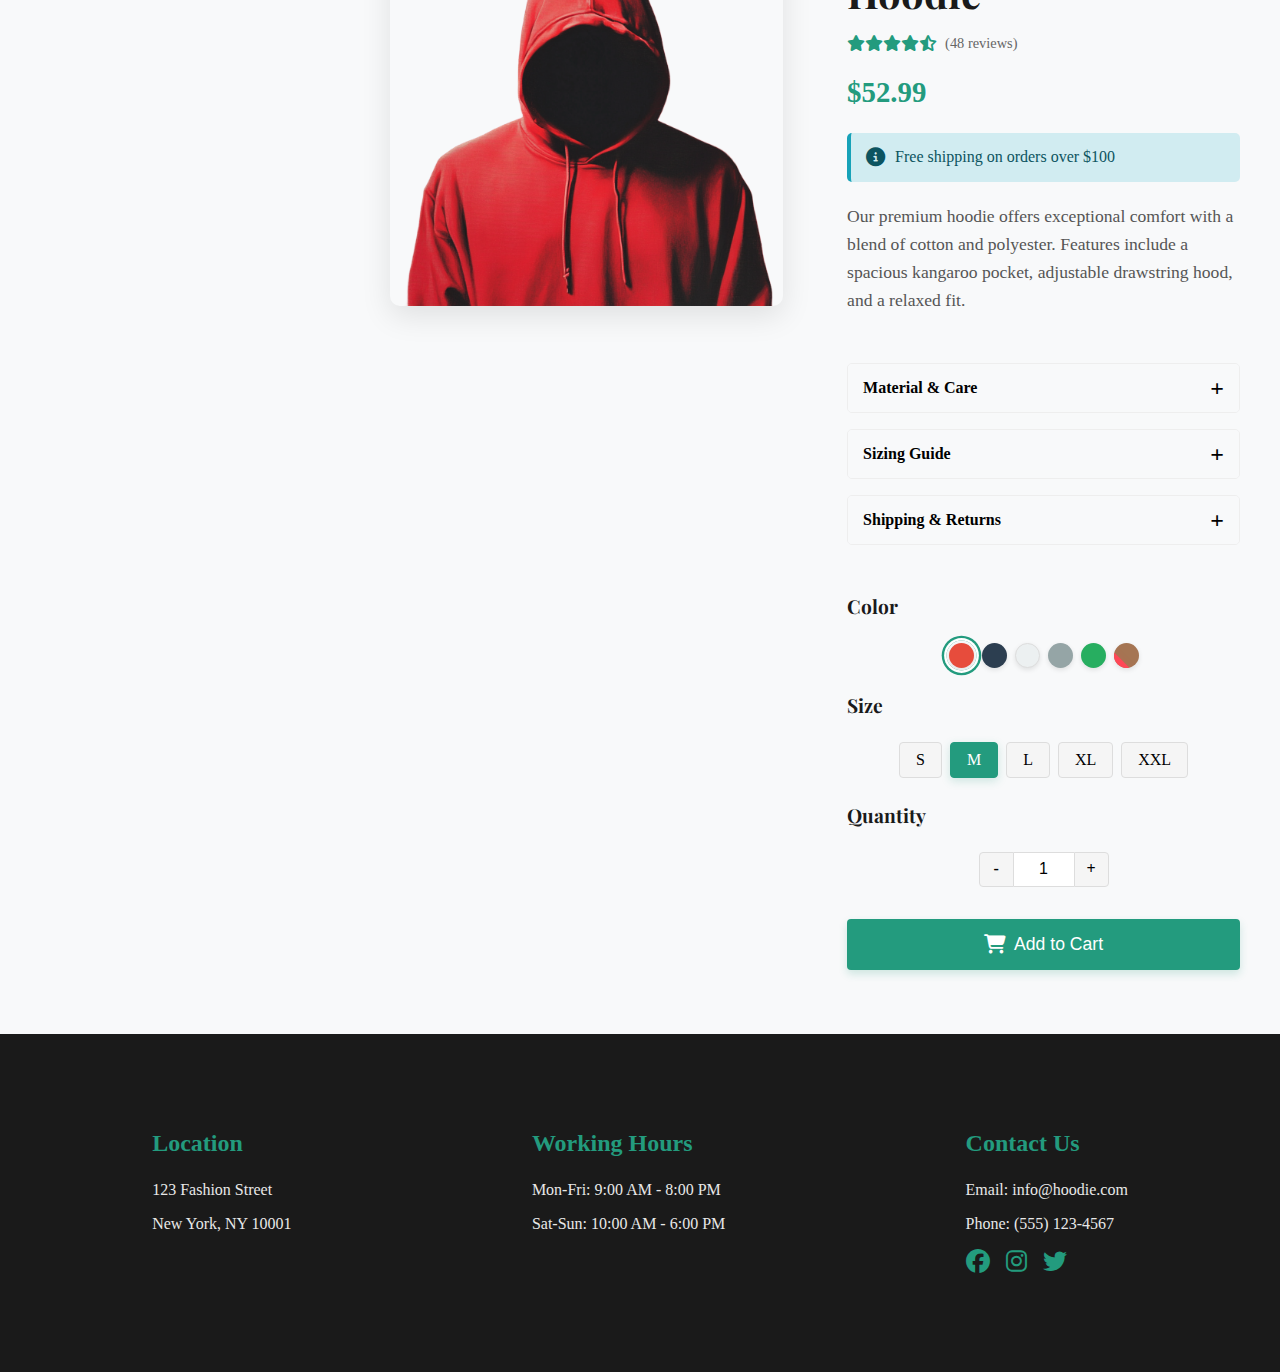
<file: hoodiepage/index.html>
<!DOCTYPE html>
<html lang="en">

<head>
    <meta charset="UTF-8">
    <meta name="viewport" content="width=device-width, initial-scale=1.0">
    <title>Modern Hoodies Collection</title>
    <link rel="stylesheet" href="style.css">
    <link rel="stylesheet" href="https://cdnjs.cloudflare.com/ajax/libs/font-awesome/6.5.1/css/all.min.css">
</head>

<body>
    <!-- Scroll Progress Indicator -->
    <div class="scroll-indicator-container">
        <div class="scroll-indicator"></div>
    </div>

    <!-- Cart Badge -->
    <div class="cart-badge">
        <i class="fas fa-shopping-cart cart-icon"></i>
        <span class="cart-count">0</span>
    </div>

    <nav>
        <div class="logo">
            <h1>HOODIE</h1>
        </div>
        <input type="checkbox" id="nav-toggle">
        <label for="nav-toggle" class="burger" aria-label="Toggle navigation menu">
            <span></span>
            <span></span>
            <span></span>
        </label>
        <div class="nav-links">
            <a href="#home">Home</a>
            <a href="#collection">Collection</a>
            <a href="#about">About</a>
            <a href="#testimonials">Testimonials</a>
            <a href="#contact">Contact</a>
        </div>
    </nav>

    <main>
        <header id="home">
            <div class="header-content">
                <h1 class="main-headings">
                    Premium Quality
                    <span>Designer Hoodies</span>
                </h1>
                <p class="primary-headings">
                    Discover our collection of premium hoodies crafted with the finest materials for ultimate comfort and style. Each piece is designed to make a statement.
                </p>
                <div class="bts-container">
                    <button class="btn-fill">Shop Now</button>
                    <button class="btn-outline active">Learn More</button>
                </div>
            </div>
            <div class="img-container">
                <div class="header-img"></div>
            </div>
        </header>

        <section class="section-one" id="about">
            <div class="img-container">
                <div class="section-one-img header-img"></div>
            </div>

            <div class="section-content">
                <h1 class="main-headings">
                    Quality That Speaks
                    <span>For Itself</span>
                </h1>

                <p class="primary-headings">
                    Our hoodies are crafted with premium materials, ensuring both comfort and durability. 
                    Each piece is carefully designed to provide the perfect blend of style and functionality.
                </p>
                <div class="bts-container">
                    <button class="btn-fill">Explore Collection</button>
                </div>
            </div>
        </section>

        <section class="products" id="collection">
            <h1 class="products-heading">FEATURED COLLECTION</h1>
            <p class="primary-headings">
                Explore our carefully curated selection of premium hoodies, designed for style and comfort.
                Each piece is crafted with attention to detail and quality materials.
            </p>

            <section class="product-categories">
                <button class="btn-outline active">NEW ARRIVALS</button>
                <button class="btn-outline">TOP RATING</button>
                <button class="btn-outline">BEST SELLER</button>
            </section>

            <div class="product-items-container">
                <div class="item">
                    <div class="item-layer">
                        <img src="images/redhoodie.png" alt="Red Premium Hoodie">
                        <div class="item-overlay">
                            <i class="fas fa-heart"></i>
                            <i class="fas fa-shopping-cart"></i>
                        </div>
                    </div>
                    <h4 class="item-name">Red Premium Hoodie</h4>
                    <p class="item-price">$52.99</p>
                    <a href="#" class="view-product">View Product</a>
                </div>
                <div class="item">
                    <div class="item-layer">
                        <img src="images/blackhoodie.png" alt="Black Premium Hoodie">
                        <div class="item-overlay">
                            <i class="fas fa-heart"></i>
                            <i class="fas fa-shopping-cart"></i>
                        </div>
                    </div>
                    <h4 class="item-name">Black Premium Hoodie</h4>
                    <p class="item-price">$52.99</p>
                    <a href="#" class="view-product">View Product</a>
                </div>
                <div class="item">
                    <div class="item-layer">
                        <img src="images/whitehoodie.png" alt="White Premium Hoodie">
                        <div class="item-overlay">
                            <i class="fas fa-heart"></i>
                            <i class="fas fa-shopping-cart"></i>
                        </div>
                    </div>
                    <h4 class="item-name">White Premium Hoodie</h4>
                    <p class="item-price">$52.99</p>
                    <a href="#" class="view-product">View Product</a>
                </div>
                <div class="item">
                    <div class="item-layer">
                        <img src="images/brownhoodie.png" alt="Brown Premium Hoodie">
                        <div class="item-overlay">
                            <i class="fas fa-heart"></i>
                            <i class="fas fa-shopping-cart"></i>
                        </div>
                    </div>
                    <h4 class="item-name">Brown Premium Hoodie</h4>
                    <p class="item-price">$52.99</p>
                    <a href="#" class="view-product">View Product</a>
                </div>
                <div class="item">
                    <div class="item-layer">
                        <img src="images/greenhoodie.png" alt="Green Premium Hoodie">
                        <div class="item-overlay">
                            <i class="fas fa-heart"></i>
                            <i class="fas fa-shopping-cart"></i>
                        </div>
                    </div>
                    <h4 class="item-name">Green Premium Hoodie</h4>
                    <p class="item-price">$52.99</p>
                    <a href="#" class="view-product">View Product</a>
                </div>
                <div class="item">
                    <div class="item-layer">
                        <img src="images/grayhoodie.png" alt="Gray Premium Hoodie">
                        <div class="item-overlay">
                            <i class="fas fa-heart"></i>
                            <i class="fas fa-shopping-cart"></i>
                        </div>
                    </div>
                    <h4 class="item-name">Gray Premium Hoodie</h4>
                    <p class="item-price">$52.99</p>
                    <a href="#" class="view-product">View Product</a>
                </div>
            </div>
        </section>

        <section class="testimonials" id="testimonials">
            <h1 class="customer-heading">WHAT OUR CUSTOMERS SAY</h1>
            <div class="customer-reviews">
                <div class="customer">
                    <div class="customer-img">
                        <div class="img img-one"></div>
                    </div>
                    <h1 class="customer-name">Anna Maria</h1>
                    <div class="rating">
                        <i class="fas fa-star"></i>
                        <i class="fas fa-star"></i>
                        <i class="fas fa-star"></i>
                        <i class="fas fa-star"></i>
                        <i class="fas fa-star"></i>
                    </div>
                    <p class="customer-description" style="color: #555555 !important; font-weight: 600 !important; font-size: 1.1rem !important;">
                        "The quality of these hoodies is exceptional. They're comfortable, stylish, and perfect for any occasion."
                    </p>
                </div>
                <div class="customer">
                    <div class="customer-img">
                        <div class="img img-two"></div>
                    </div>
                    <h1 class="customer-name">Tommy Tark</h1>
                    <div class="rating">
                        <i class="fas fa-star"></i>
                        <i class="fas fa-star"></i>
                        <i class="fas fa-star"></i>
                        <i class="fas fa-star"></i>
                        <i class="fas fa-star-half-alt"></i>
                    </div>
                    <p class="customer-description" style="color: #555555 !important; font-weight: 600 !important; font-size: 1.1rem !important;">
                        "These hoodies are my go-to for both comfort and style. The attention to detail is impressive."
                    </p>
                </div>
                <div class="customer">
                    <div class="customer-img">
                        <div class="img img-three"></div>
                    </div>
                    <h1 class="customer-name">Sara Shine</h1>
                    <div class="rating">
                        <i class="fas fa-star"></i>
                        <i class="fas fa-star"></i>
                        <i class="fas fa-star"></i>
                        <i class="fas fa-star"></i>
                        <i class="fas fa-star"></i>
                    </div>
                    <p class="customer-description" style="color: #555555 !important; font-weight: 600 !important; font-size: 1.1rem !important;">
                        "I love the variety of colors and the premium quality. These hoodies are worth every penny!"
                    </p>
                </div>
            </div>
        </section>

        <!-- Newsletter Section -->
        <section class="newsletter-container" id="newsletter">
            <h2 class="newsletter-heading">Stay Updated</h2>
            <p class="newsletter-description">Subscribe to our newsletter to receive updates about new products, special offers, and exclusive discounts.</p>
            <form class="newsletter-form">
                <input type="email" class="newsletter-input" placeholder="Enter your email address" required>
                <button type="submit" class="newsletter-button">Subscribe</button>
            </form>
        </section>

        <!-- Image Gallery Section -->
        <section class="product-gallery">
            <h2 class="product-gallery-heading">EXPLORE OUR COLLECTION</h2>
            <div class="gallery-grid">
                <div class="gallery-item">
                    <img src="images/redhoodie.png" alt="Red Hoodie">
                </div>
                <div class="gallery-item">
                    <img src="images/blackhoodie.png" alt="Black Hoodie">
                </div>
                <div class="gallery-item">
                    <img src="images/whitehoodie.png" alt="White Hoodie">
                </div>
                <div class="gallery-item">
                    <img src="images/brownhoodie.png" alt="Brown Hoodie">
                </div>
                <div class="gallery-item">
                    <img src="images/greenhoodie.png" alt="Green Hoodie">
                </div>
                <div class="gallery-item">
                    <img src="images/grayhoodie.png" alt="Gray Hoodie">
                </div>
            </div>
        </section>

        <!-- Product Details Section -->
        <section class="product-details">
            <div class="product-details-container">
                <!-- Breadcrumb Navigation -->
                <ul class="breadcrumb">
                    <li class="breadcrumb-item"><a href="#home">Home</a></li>
                    <li class="breadcrumb-item"><a href="#collection">Collection</a></li>
                    <li class="breadcrumb-item active">Premium Comfort Hoodie</li>
                </ul>
                
                <div class="product-details-image zoom-container">
                    <img src="images/redhoodie.png" alt="Red Premium Hoodie">
                    <div class="zoom-lens"></div>
                </div>
                <div class="product-details-info">
                    <h2>Premium Comfort Hoodie</h2>
                    <div class="rating">
                        <i class="fas fa-star"></i>
                        <i class="fas fa-star"></i>
                        <i class="fas fa-star"></i>
                        <i class="fas fa-star"></i>
                        <i class="fas fa-star-half-alt"></i>
                        <span>(48 reviews)</span>
                    </div>
                    <p class="product-price">$52.99</p>
                    
                    <!-- Alert Message -->
                    <div class="alert alert-info">
                        <i class="fas fa-info-circle"></i>
                        Free shipping on orders over $100
                    </div>
                    
                    <p class="product-description">
                        Our premium hoodie offers exceptional comfort with a blend of cotton and polyester. 
                        Features include a spacious kangaroo pocket, adjustable drawstring hood, and a relaxed fit.
                    </p>
                    
                    <!-- Product Features Accordion -->
                    <div class="product-features">
                        <ul class="feature-accordion">
                            <li class="feature-item">
                                <input type="checkbox" id="feature1" class="feature-toggle">
                                <label for="feature1">Material & Care</label>
                                <div class="feature-content">
                                    <p>80% cotton, 20% polyester. Machine wash cold with similar colors. Tumble dry low.</p>
                                </div>
                            </li>
                            <li class="feature-item">
                                <input type="checkbox" id="feature2" class="feature-toggle">
                                <label for="feature2">Sizing Guide</label>
                                <div class="feature-content">
                                    <p>Runs true to size. For a looser fit, we recommend ordering one size up from your usual size.</p>
                                </div>
                            </li>
                            <li class="feature-item">
                                <input type="checkbox" id="feature3" class="feature-toggle">
                                <label for="feature3">Shipping & Returns</label>
                                <div class="feature-content">
                                    <p>Free standard shipping on all orders. Returns accepted within 30 days of delivery.</p>
                                </div>
                            </li>
                        </ul>
                    </div>
                    
                    <div class="product-options">
                        <h3>Color</h3>
                        <div class="color-swatch-container">
                            <label class="color-swatch red">
                                <input type="radio" name="color" checked>
                                <span class="color"></span>
                            </label>
                            <label class="color-swatch black">
                                <input type="radio" name="color">
                                <span class="color"></span>
                            </label>
                            <label class="color-swatch white">
                                <input type="radio" name="color">
                                <span class="color"></span>
                            </label>
                            <label class="color-swatch gray">
                                <input type="radio" name="color">
                                <span class="color"></span>
                            </label>
                            <label class="color-swatch green tooltip">
                                <input type="radio" name="color">
                                <span class="color"></span>
                                <span class="tooltip-text">Low Stock</span>
                            </label>
                            <label class="color-swatch brown sold-out">
                                <input type="radio" name="color" disabled>
                                <span class="color"></span>
                            </label>
                        </div>
                        
                        <h3>Size</h3>
                        <div class="size-selector">
                            <div class="size-option">
                                <input type="radio" id="size-s" name="size">
                                <label for="size-s">S</label>
                            </div>
                            <div class="size-option">
                                <input type="radio" id="size-m" name="size" checked>
                                <label for="size-m">M</label>
                            </div>
                            <div class="size-option">
                                <input type="radio" id="size-l" name="size">
                                <label for="size-l">L</label>
                            </div>
                            <div class="size-option">
                                <input type="radio" id="size-xl" name="size">
                                <label for="size-xl">XL</label>
                            </div>
                            <div class="size-option tooltip">
                                <input type="radio" id="size-xxl" name="size">
                                <label for="size-xxl">XXL</label>
                                <span class="tooltip-text">Last One!</span>
                            </div>
                        </div>
                        
                        <h3>Quantity</h3>
                        <div class="quantity-selector">
                            <div class="quantity-btn minus">-</div>
                            <input type="text" class="quantity-input" value="1" readonly>
                            <div class="quantity-btn plus">+</div>
                        </div>
                        
                        <button class="btn-fill add-to-cart-btn">
                            <i class="fas fa-shopping-cart"></i> Add to Cart
                        </button>
                    </div>
                </div>
            </div>
        </section>
    </main>

    <footer id="contact">
        <div class="container">
            <h1 class="footer-heading">Location</h1>
            <h2 class="footer-primary-heading">123 Fashion Street</h2>
            <h3 class="footer-primary-heading">New York, NY 10001</h3>
        </div>
        <div class="container">
            <h1 class="footer-heading">Working Hours</h1>
            <h2 class="footer-primary-heading">Mon-Fri: 9:00 AM - 8:00 PM</h2>
            <h3 class="footer-primary-heading">Sat-Sun: 10:00 AM - 6:00 PM</h3>
        </div>
        <div class="container">
            <h1 class="footer-heading">Contact Us</h1>
            <h2 class="footer-primary-heading">Email: info@hoodie.com</h2>
            <h3 class="footer-primary-heading">Phone: (555) 123-4567</h3>
            <div class="social-icons">
                <a href="#"><i class="fab fa-facebook"></i></a>
                <a href="#"><i class="fab fa-instagram"></i></a>
                <a href="#"><i class="fab fa-twitter"></i></a>
            </div>
        </div>
    </footer>

    <!-- Back to Top Button -->
    <a href="#home" class="back-to-top visible">
        <i class="fas fa-arrow-up"></i>
    </a>

    <!-- CSS-only Scroll Progress Indicator Script -->
    <script>
        // This script will be replaced with CSS-only functionality by using scroll anchors
        document.addEventListener('DOMContentLoaded', function() {
            const scrollIndicator = document.querySelector('.scroll-indicator');
            const backToTop = document.querySelector('.back-to-top');
            
            window.addEventListener('scroll', function() {
                // Update scroll indicator width
                const scrollTop = document.documentElement.scrollTop || document.body.scrollTop;
                const scrollHeight = document.documentElement.scrollHeight - document.documentElement.clientHeight;
                const scrollPercentage = (scrollTop / scrollHeight) * 100;
                scrollIndicator.style.width = scrollPercentage + '%';
                
                // Show/hide back to top button
                if (scrollTop > 600) {
                    backToTop.classList.add('visible');
                } else {
                    backToTop.classList.remove('visible');
                }
            });
        });
    </script>
</body>

</html>
</file>
<file: barber/style.css>
@import url('https://fonts.googleapis.com/css2?family=Kanit:wght@100;200;300;400;500;600;700;800;900&family=Poppins:wght@100;200;300;400;500;600;700;800;900&display=swap');

:root {
    --main-color: #222831;         /* Nearly black */
    --accent-color: #00adb5;       /* Muted teal */
    --text-dark: #333333;
    --text-light: #f5f5f5;
    --background-light: #f8f8fa;
    --transition: all 0.3s ease;
    --main-font: 'Kanit', sans-serif;
    --secondary-font: 'Poppins', sans-serif;
}

* {
    margin: 0;
    padding: 0;
    box-sizing: border-box;
    scroll-behavior: smooth;
}

body {
    font-family: var(--main-font), sans-serif;
}

.nav {
    display: flex;
    justify-content: space-between;
    align-items: center;
    padding: 20px 5%;
    position: fixed;
    top: 0;
    left: 0;
    right: 0;
    background-color: #ffffff;
    box-shadow: 0 2px 10px rgba(0, 0, 0, 0.1);
    z-index: 1000;
}

.logo {
    font-size: 2rem;
    font-weight: 700;
    color: var(--main-color);
    position: relative;
}

.logo::after {
    content: '';
    position: absolute;
    bottom: 0;
    left: 0;
    width: 30px;
    height: 3px;
    background-color: var(--accent-color);
}

.nav ul {
    display: flex;
    align-items: center;
}

ul li {
    list-style: none;
    margin: 0 15px;
}

ul li a {
    text-decoration: none;
    color: var(--text-dark);
    font-family: var(--secondary-font);
    font-weight: 500;
    position: relative;
    padding: 5px 0;
    transition: var(--transition);
}

ul li a::after {
    content: '';
    position: absolute;
    width: 0%;
    height: 2px;
    background-color: var(--accent-color);
    left: 0;
    bottom: 0;
    transition: var(--transition);
}

ul li a:hover {
    color: var(--main-color);
}

ul li a:hover::after {
    width: 100%;
}

.content__container {
    display: flex;
    flex-wrap: wrap;
    justify-content: center;
    align-items: center;
    min-height: 100vh;
    padding-top: 80px; /* Account for fixed navbar */
    background-color: var(--background-light);
}

.header__content {
    display: flex;
    flex-direction: column;
    justify-content: center;
    width: 40%;
    padding: 40px;
}

.subheading {
    color: var(--accent-color);
    font-family: var(--secondary-font);
    font-weight: 500;
    text-transform: uppercase;
    letter-spacing: 2px;
    margin-bottom: 10px;
}

.header__heading {
    font-size: 4.5rem;
    font-weight: 800;
    line-height: 1.1;
    margin-bottom: 20px;
    color: var(--main-color);
    position: relative;
}

.header__sub-headings {
    width: 90%;
    font-family: var(--secondary-font);
    color: #555;
    line-height: 1.6;
    margin: 20px 0;
}

.header__img {
    width: 200px;
    height: 300px;
}

.header__img-container {
    width: 35%;
    height: 50vh;
    position: relative;
}

.img-one {
    position: absolute;
    left: 10rem;
}

.img-two {
    position: absolute;
    left: 3rem;
    top: 8rem;
}

.btn-container {
    display: flex;
    gap: 15px;
    margin-top: 30px;
}

.main-btn {
    padding: 12px 28px;
    text-decoration: none;
    background: var(--main-color);
    color: #fff;
    font-family: var(--secondary-font);
    font-weight: 500;
    border-radius: 4px;
    display: inline-block;
    transition: var(--transition);
    border: 2px solid var(--main-color);
}

.main-btn:hover {
    background: transparent;
    color: var(--main-color);
}

.secondary-btn {
    padding: 12px 28px;
    text-decoration: none;
    background: transparent;
    color: var(--main-color);
    font-family: var(--secondary-font);
    font-weight: 500;
    border: 2px solid var(--main-color);
    border-radius: 4px;
    display: inline-block;
    transition: var(--transition);
}

.secondary-btn:hover {
    background: var(--main-color);
    color: white;
}

.cta-btn {
    background-color: var(--accent-color);
    color: var(--text-dark) !important;
    padding: 8px 20px !important;
    border-radius: 4px;
    transition: var(--transition);
}

.cta-btn:hover {
    background-color: var(--main-color);
    color: white !important;
}

.cta-btn::after {
    display: none;
}

.experience {
    height: 90vh;
    margin-left: 5rem;
    display: flex;
    flex-wrap: wrap;
    justify-content: center;
    align-items: center;
    margin-top: 10rem;
}

.experience-img {
    background-image: url(images/barber1.jpg);
    background-size: cover;
    background-position: center;
    width: 300px;
    height: 350px;
    margin-right: 50px;
}

.gray-heading {
    color: gray;
    font-family: var(--main-font);
}

.social-media {
    margin: 5rem;
}

.sm-container {
    display: flex;
    flex-wrap: wrap;
    justify-content: center;
    align-items: center;
    text-align: center;
    margin-top: 10rem;
}

.follow {
    padding: 20px;
    background: var(--main-color);
    color: #fff;
    font-family: var(--secondary-font);
    font-weight: bold;
    margin-right: 3rem;
    text-align: center;
    display: inline-block;
}

.hero {
    height: 100vh;
    display: flex;
    justify-content: center;
    align-items: center;
}

.hero-container {
    width: 70%;
    display: flex;
    flex-wrap: wrap;
    justify-content: center;
    align-items: center;
}

.hero-img-container {
    background-image: url(images/barber4.jpg);
    background-size: cover;
    background-position: top;
    width: 300px;
    height: 400px;
}

.hero__sub-headings {
    width: 400px
}

.hero__content {
    margin-left: 6rem;
}

.services {
    padding: 100px 0;
    background-color: white;
}

.section-header {
    text-align: center;
    margin-bottom: 60px;
}

.section-title {
    font-size: 2.5rem;
    margin: 10px 0;
    color: var(--main-color);
}

.separator {
    height: 3px;
    width: 80px;
    background-color: var(--accent-color);
    margin: 20px auto;
}

.cards {
    display: flex;
    flex-wrap: wrap;
    justify-content: center;
    gap: 30px;
    padding: 0 5%;
}

.card {
    width: 320px;
    height: 480px;
    position: relative;
    border-radius: 8px;
    overflow: hidden;
    box-shadow: 0 10px 30px rgba(0, 0, 0, 0.1);
    transition: var(--transition);
    margin: 20px;
    background-color: white;
    display: flex;
    flex-direction: column;
}

.card:hover {
    transform: translateY(-10px);
    box-shadow: 0 15px 35px rgba(0, 0, 0, 0.15);
}

.card-img {
    width: 100%;
    height: 200px;
    background-size: cover;
    background-position: center;
    position: relative;
}

.card .img-one {
    background-image: url('images/haircut.jpg');
    position: static;
}

.card .img-two {
    background-image: url('images/beardtrim.jpg');
    position: static;
}

.card .img-three {
    background-image: url('images/shave.jpg');
    position: static;
}

.card-content {
    padding: 25px;
    display: flex;
    flex-direction: column;
    align-items: center;
    flex-grow: 1;
    position: static;
    transform: none;
}

.card-title {
    font-size: 1.4rem;
    font-weight: 600;
    margin-bottom: 15px;
    color: var(--main-color);
}

.card-info {
    font-family: var(--secondary-font);
    text-align: center;
    color: #666;
    margin-bottom: 15px;
    line-height: 1.6;
}

.price {
    font-family: var(--main-font);
    font-size: 1.5rem;
    font-weight: 600;
    color: var(--accent-color);
    margin: 10px 0 20px;
}

.card-btn {
    padding: 10px 25px;
    margin-top: auto;
    font-size: 0.9rem;
    align-self: center;
}

.footer {
    background: var(--main-color);
    color: var(--text-light);
    padding: 80px 0 0;
}

.footer-container {
    display: flex;
    flex-wrap: wrap;
    justify-content: space-between;
    max-width: 1200px;
    margin: 0 auto;
    padding: 0 20px;
}

.footer__card {
    flex: 1;
    min-width: 300px;
    margin-bottom: 40px;
    padding: 0 20px;
}

.footer__card-title {
    font-family: var(--main-font);
    font-size: 1.5rem;
    margin-bottom: 25px;
    position: relative;
    padding-bottom: 10px;
}

.footer__card-title::after {
    content: '';
    position: absolute;
    left: 0;
    bottom: 0;
    width: 40px;
    height: 3px;
    background-color: var(--accent-color);
}

.footer__card-info {
    font-family: var(--secondary-font);
    line-height: 2rem;
    color: #ccc;
}

.footer__about-text {
    color: #ccc;
    line-height: 1.7;
    margin-bottom: 20px;
}

.social-icons {
    display: flex;
    gap: 15px;
}

.social-icon {
    width: 40px;
    height: 40px;
    border-radius: 50%;
    background-color: rgba(255,255,255,0.1);
    display: flex;
    align-items: center;
    justify-content: center;
    color: white;
    transition: var(--transition);
}

.social-icon:hover {
    background-color: var(--accent-color);
    transform: translateY(-3px);
}

.hours-list, .contact-list {
    list-style: none;
}

.hours-list li, .contact-list li {
    margin-bottom: 15px;
    color: #ccc;
    display: flex;
    align-items: center;
}

.hours-list span {
    font-weight: 600;
    color: white;
    margin-right: 5px;
}

.contact-list i {
    color: var(--accent-color);
    margin-right: 10px;
    width: 20px;
}

.footer-btn {
    margin-top: 20px;
    background-color: var(--accent-color);
    border-color: var(--accent-color);
}

.footer-btn:hover {
    background-color: transparent;
    color: var(--accent-color);
}

.copyright {
    text-align: center;
    padding: 20px;
    background-color: rgba(0,0,0,0.2);
    margin-top: 30px;
}

@media only screen and (max-width: 992px) {
    .header__content {
        width: 60%;
    }
    
    .header__img-container {
        width: 40%;
    }
    
    .footer__card {
        min-width: 250px;
    }
}

@media only screen and (max-width: 768px) {
    .header__heading {
        font-size: 3.5rem;
    }
    
    .content__container {
        padding-top: 100px;
        flex-direction: column;
    }
    
    .header__content {
        width: 90%;
        text-align: center;
        align-items: center;
        order: 2;
    }
    
    .header__img-container {
        width: 80%;
        margin-bottom: 40px;
        order: 1;
    }
    
    .header__sub-headings {
        width: 100%;
    }
    
    .hero-container {
        flex-direction: column;
        width: 90%;
    }
    
    .hero__content {
        margin-left: 0;
        margin-top: 30px;
        text-align: center;
    }
    
    .experience {
        flex-direction: column;
        margin-left: 0;
        text-align: center;
        margin-top: 5rem;
    }
    
    .btn-container {
        justify-content: center;
    }
    
    .footer-container {
        flex-direction: column;
        align-items: center;
    }
    
    .footer__card {
        text-align: center;
        width: 100%;
    }
    
    .footer__card-title::after {
        left: 50%;
        transform: translateX(-50%);
    }
    
    .social-icons {
        justify-content: center;
    }
    
    .contact-list li, .hours-list li {
        justify-content: center;
    }
}

@media only screen and (max-width: 600px) {
    .nav {
        flex-direction: column;
        padding: 20px 0;
    }
    
    .nav ul {
        margin-top: 20px;
        flex-wrap: wrap;
        justify-content: center;
    }
    
    .header__heading {
        font-size: 3rem;
    }
    
    .img-one {
        left: 5rem;
    }
    
    .btn-container {
        flex-direction: column;
        width: 80%;
    }
    
    .main-btn, .secondary-btn {
        width: 100%;
        text-align: center;
    }
}
</file>
<file: chairslanding/style.css>
@import url('https://fonts.googleapis.com/css2?family=Montserrat:wght@300;400;500;600;700&family=Playfair+Display:wght@400;500;600;700&display=swap');

* {
    margin: 0;
    padding: 0;
    box-sizing: border-box;
}

:root {
    --primary-font: 'Montserrat', sans-serif;
    --heading-font: 'Playfair Display', serif;
    --main-color: #f8f5f2;
    --accent-color: #c8a97e;
    --dark-color: #1d1d1d;
    --light-color: #ffffff;
    --text-color: #333333;
    --transition: all 0.3s ease;
}

body {
    font-family: var(--primary-font);
    color: var(--text-color);
    background-color: var(--light-color);
    line-height: 1.6;
}

/* Navigation */
nav {
    display: flex;
    justify-content: space-between;
    align-items: center;
    padding: 1.5rem 5%;
    background-color: transparent;
    position: fixed;
    width: 100%;
    top: 0;
    z-index: 1000;
    transition: var(--transition);
    backdrop-filter: blur(10px);
}

.logo {
    font-family: var(--heading-font);
    font-weight: 600;
    font-size: 1.5rem;
    color: var(--dark-color);
}

.logo h1 {
    font-size: 1.8rem;
    letter-spacing: 1px;
}

ul {
    display: flex;
}

ul li {
    display: inline;
    list-style: none;
    margin: 0 1.5rem;
}

ul li a {
    text-decoration: none;
    color: var(--dark-color);
    font-weight: 500;
    font-size: 0.95rem;
    letter-spacing: 0.5px;
    position: relative;
    transition: var(--transition);
}

ul li a::after {
    content: '';
    position: absolute;
    width: 0;
    height: 2px;
    bottom: -5px;
    left: 0;
    background-color: var(--accent-color);
    transition: var(--transition);
}

ul li a:hover {
    color: var(--accent-color);
}

ul li a:hover::after {
    width: 100%;
}

.btn-fill {
    padding: 0.75rem 1.75rem;
    background: var(--accent-color);
    border: none;
    border-radius: 4px;
    color: var(--light-color);
    font-family: var(--primary-font);
    font-weight: 500;
    font-size: 0.9rem;
    letter-spacing: 0.5px;
    cursor: pointer;
    transition: var(--transition);
    box-shadow: 0 4px 10px rgba(200, 169, 126, 0.2);
}

.btn-fill:hover {
    background: var(--dark-color);
    transform: translateY(-2px);
    box-shadow: 0 6px 15px rgba(29, 29, 29, 0.15);
}

.btn-outline {
    padding: 0.75rem 1.75rem;
    background: transparent;
    border: 2px solid var(--accent-color);
    border-radius: 4px;
    color: var(--dark-color);
    font-family: var(--primary-font);
    font-weight: 500;
    font-size: 0.9rem;
    letter-spacing: 0.5px;
    cursor: pointer;
    transition: var(--transition);
    margin-left: 1rem;
}

.btn-outline:hover {
    background: var(--accent-color);
    color: var(--light-color);
    transform: translateY(-2px);
}

/* Header */
header {
    min-height: 100vh;
    display: flex;
    flex-wrap: wrap;
    justify-content: space-between;
    align-items: center;
    padding: 0 5%;
    background-color: var(--main-color);
    position: relative;
    overflow: hidden;
}

.content-container {
    flex: 1;
    max-width: 600px;
    margin-top: 5rem;
    z-index: 2;
}

.main-headings {
    font-size: 3.5rem;
    font-family: var(--heading-font);
    font-weight: 700;
    line-height: 1.2;
    color: var(--dark-color);
    margin-bottom: 1.5rem;
}

.main-headings span {
    color: var(--accent-color);
    position: relative;
    display: inline-block;
}

.main-headings span::after {
    content: '';
    position: absolute;
    width: 100%;
    height: 8px;
    bottom: 10px;
    left: 0;
    background-color: rgba(200, 169, 126, 0.2);
    z-index: -1;
}

.primary-headings {
    max-width: 500px;
    font-family: var(--primary-font);
    font-size: 1.1rem;
    line-height: 1.8;
    color: #666;
    margin-bottom: 2.5rem;
}

header .img-container {
    flex: 1;
    position: relative;
    display: flex;
    justify-content: center;
    align-items: center;
    z-index: 1;
}

header .img-container img {
    max-width: 100%;
    height: auto;
    object-fit: cover;
    border-radius: 10px;
    box-shadow: 0 30px 60px rgba(0, 0, 0, 0.1);
    transition: var(--transition);
}

/* Popularity Section */
.popularity {
    display: flex;
    justify-content: space-around;
    align-items: center;
    padding: 5rem 5%;
    background-color: var(--light-color);
    border-bottom: 1px solid rgba(0, 0, 0, 0.05);
}

.popularity div {
    text-align: center;
    padding: 0 1rem;
}

.popularity div h1 {
    font-size: 2.5rem;
    font-weight: 700;
    color: var(--accent-color);
    font-family: var(--heading-font);
    margin-bottom: 0.5rem;
}

.popularity div p {
    color: var(--dark-color);
    font-family: var(--primary-font);
    font-size: 0.95rem;
    text-transform: uppercase;
    letter-spacing: 1px;
    font-weight: 500;
}

/* Products Section */
.products-container {
    padding: 5rem 5%;
    background-color: var(--light-color);
}

.products-heading {
    text-align: center;
    margin-bottom: 3rem;
    font-size: 2.8rem;
    font-family: var(--heading-font);
    color: var(--dark-color);
    line-height: 1.3;
}

.products-heading span {
    color: var(--accent-color);
    position: relative;
}

.products-heading span::after {
    content: '';
    position: absolute;
    width: 100%;
    height: 8px;
    bottom: 5px;
    left: 0;
    background-color: rgba(200, 169, 126, 0.2);
    z-index: -1;
}

.products {
    position: relative;
    z-index: 1;
    display: grid;
    grid-template-columns: repeat(auto-fit, minmax(300px, 1fr));
    gap: 2.5rem;
    margin-bottom: 2rem;
}

.products::after {
    content: '';
    position: absolute;
    width: 0;
    height: 0;
    background: none;
    display: none;
}

.product {
    display: flex;
    flex-direction: column;
    align-items: center;
    border-radius: 8px;
    overflow: hidden;
    box-shadow: 0 15px 30px rgba(0, 0, 0, 0.05);
    transition: var(--transition);
}

.product:hover {
    transform: translateY(-10px);
    box-shadow: 0 20px 40px rgba(0, 0, 0, 0.1);
}

.product .product-img-layer {
    width: 100%;
    height: 350px;
    background: var(--main-color);
    display: flex;
    justify-content: center;
    align-items: center;
    padding: 0;
    position: relative;
    overflow: hidden;
}

.product .product-img-layer .img {
    width: 100%;
    height: 100%;
    background-size: contain;
    background-position: center;
    transition: var(--transition);
}

.product .product-img-layer .img-one {
    background: url(images/chair1.png) center/cover no-repeat;
}

.product .product-img-layer .img-two {
    background: url(images/chair2.png) center/cover no-repeat;
}

.product .product-img-layer .img-three {
    background: url(images/chair3.png) center/cover no-repeat;
}

.product:hover .product-img-layer .img {
    transform: scale(1.05);
}

.product-content {
    width: 100%;
    background: var(--light-color);
    padding: 1.5rem;
    text-align: center;
    border-top: 1px solid rgba(0, 0, 0, 0.05);
}

.product-content .product-name {
    font-family: var(--heading-font);
    font-size: 1.3rem;
    font-weight: 600;
    color: var(--dark-color);
    margin-bottom: 0.5rem;
}

.product-content .product-quality {
    color: var(--accent-color);
    font-size: 0.9rem;
    font-weight: 500;
    letter-spacing: 1px;
    text-transform: uppercase;
}

.b-container {
    text-align: center;
    margin-top: 3rem;
}

.b-container button {
    width: 50px;
    height: 50px;
    border-radius: 50%;
    background: var(--light-color);
    border: 1px solid rgba(0, 0, 0, 0.1);
    font-size: 1.2rem;
    cursor: pointer;
    margin: 0 0.5rem;
    transition: var(--transition);
    display: inline-flex;
    justify-content: center;
    align-items: center;
    color: var(--dark-color);
}

.b-container button:hover {
    background: var(--accent-color);
    color: var(--light-color);
    border-color: var(--accent-color);
}

/* Why Us Section */
.why-us {
    display: flex;
    flex-wrap: wrap;
    justify-content: space-between;
    align-items: center;
    padding: 5rem 5%;
    background-color: var(--main-color);
}

.why-us .section-img-container {
    flex: 1;
    min-width: 300px;
    display: flex;
    justify-content: center;
    align-items: center;
}

.why-us .img-layer {
    width: 100%;
    max-width: 450px;
    height: 450px;
    display: flex;
    justify-content: center;
    align-items: center;
    position: relative;
}

.why-us .img-layer .img {
    width: 100%;
    height: 100%;
    background: url(images/chair4.png) center/cover no-repeat;
    border-radius: 10px;
    box-shadow: 0 30px 60px rgba(0, 0, 0, 0.1);
    transition: var(--transition);
}

.why-us .img-layer::before {
    content: '';
    position: absolute;
    width: 100%;
    height: 100%;
    border: 5px solid var(--accent-color);
    border-radius: 10px;
    transform: translate(30px, 30px);
    z-index: -1;
}

.why-us .content-container {
    flex: 1;
    max-width: 600px;
    margin-left: 2rem;
}

.cards {
    display: grid;
    grid-template-columns: repeat(auto-fit, minmax(220px, 1fr));
    gap: 1.5rem;
    margin-top: 2rem;
}

.card {
    padding: 1.5rem;
    border-radius: 8px;
    background: var(--light-color);
    box-shadow: 0 10px 20px rgba(0, 0, 0, 0.05);
    transition: var(--transition);
    position: relative;
    height: auto;
    min-height: 180px;
}

.card:hover {
    transform: translateY(-5px);
    box-shadow: 0 15px 30px rgba(0, 0, 0, 0.1);
}

.card.card-fill {
    background: var(--dark-color);
    color: var(--light-color);
}

.card.card-fill h1, 
.card.card-fill p {
    color: var(--light-color);
}

.card.card-fill .star {
    position: absolute;
    top: -15px;
    right: -15px;
    width: 40px;
    height: 40px;
    border-radius: 50%;
    background: var(--accent-color);
    display: flex;
    justify-content: center;
    align-items: center;
    color: var(--light-color);
    font-size: 1.2rem;
}

.card h1 {
    font-family: var(--heading-font);
    font-size: 1.3rem;
    font-weight: 600;
    color: var(--dark-color);
    margin-bottom: 0.75rem;
}

.card p {
    font-size: 0.95rem;
    line-height: 1.7;
    color: #666;
}

/* Features Section */
.features {
    padding: 5rem 5%;
    display: flex;
    flex-wrap: wrap;
    justify-content: space-between;
    align-items: center;
    background-color: var(--light-color);
    position: relative;
    overflow: hidden;
}

.features .content-container {
    flex: 1;
    max-width: 600px;
}

.features .img-container {
    flex: 1;
    min-width: 300px;
    max-width: 500px;
    height: 500px;
    border-radius: 10px;
    overflow: hidden;
    position: relative;
    display: flex;
    justify-content: center;
    align-items: center;
    box-shadow: 0 30px 60px rgba(0, 0, 0, 0.1);
}

.features .img-container img {
    width: 100%;
    height: 100%;
    object-fit: cover;
    transform: scale(1.05);
    transition: var(--transition);
}

.features .cards {
    grid-template-columns: repeat(auto-fit, minmax(250px, 1fr));
}

.features .card {
    background: var(--main-color);
}

.features .card.card-fill {
    background: var(--accent-color);
}

/* Products Section Enhancement */
@media only screen and (min-width: 1400px) {
    .products::after {
        display: none;
    }
}

/* Additional Styling for Features Section */
.features::before {
    content: '';
    position: absolute;
    width: 400px;
    height: 400px;
    background-color: var(--accent-color);
    opacity: 0.05;
    border-radius: 50%;
    top: -200px;
    left: -200px;
    z-index: 0;
}

.features .img-container:hover img {
    transform: scale(1);
}

/* Why Us Image Enhancement */
.why-us .img-layer .img {
    width: 100%;
    height: 100%;
    background: url(images/chair4.png) center/cover no-repeat;
    border-radius: 10px;
    box-shadow: 0 30px 60px rgba(0, 0, 0, 0.1);
    transition: var(--transition);
}

/* Footer */
footer {
    background: var(--dark-color);
    padding: 5rem 5% 3rem;
    display: flex;
    flex-wrap: wrap;
    justify-content: space-between;
    align-items: flex-start;
    color: var(--light-color);
}

footer .logo-container {
    flex: 2;
    max-width: 400px;
    margin-right: 3rem;
}

footer .logo-container h1 {
    font-family: var(--heading-font);
    font-size: 2rem;
    font-weight: 600;
    margin-bottom: 1.5rem;
}

footer .logo-container p {
    font-size: 0.95rem;
    line-height: 1.8;
    color: rgba(255, 255, 255, 0.7);
}

footer .about-company {
    flex: 3;
    display: flex;
    flex-wrap: wrap;
    justify-content: space-between;
}

footer .about-company .container {
    flex: 1;
    min-width: 160px;
    margin-bottom: 2rem;
    padding-right: 1rem;
}

.about-company .container h1 {
    font-family: var(--heading-font);
    font-size: 1.2rem;
    font-weight: 600;
    margin-bottom: 1.5rem;
    position: relative;
    padding-bottom: 0.75rem;
}

.about-company .container h1::after {
    content: '';
    position: absolute;
    width: 40px;
    height: 2px;
    background: var(--accent-color);
    left: 0;
    bottom: 0;
}

.about-company .container p {
    margin-bottom: 1rem;
    font-size: 0.9rem;
    color: rgba(255, 255, 255, 0.7);
    transition: var(--transition);
    cursor: pointer;
}

.about-company .container p:hover {
    color: var(--accent-color);
    transform: translateX(5px);
}

/* Media Queries */
@media only screen and (max-width: 1200px) {
    .main-headings {
        font-size: 3rem;
    }
    
    .why-us .content-container,
    .features .content-container {
        margin-left: 0;
    }
    
    .features .img-container {
        margin-top: 3rem;
    }
    
    .testimonial-container {
        grid-template-columns: repeat(auto-fit, minmax(280px, 1fr));
    }
}

@media only screen and (max-width: 992px) {
    header {
        flex-direction: column;
        justify-content: center;
        text-align: center;
        padding-top: 100px;
    }
    
    .content-container {
        margin: 0 auto 3rem;
        text-align: center;
    }
    
    header .img-container {
        width: 100%;
        max-width: 500px;
    }
    
    .why-us, .features {
        flex-direction: column;
    }
    
    .why-us .section-img-container {
        margin-bottom: 3rem;
        order: -1;
    }
    
    .features .img-container {
        order: -1;
        margin-bottom: 3rem;
    }
    
    .features .content-container,
    .why-us .content-container {
        text-align: center;
    }
    
    footer {
        flex-direction: column;
    }
    
    footer .logo-container {
        text-align: center;
        margin: 0 auto 3rem;
    }
    
    footer .about-company {
        width: 100%;
        justify-content: space-around;
    }
    
    .subscription-container {
        flex-direction: column;
    }
    
    .subscription-content {
        width: 100%;
        text-align: center;
    }
    
    .subscription-form {
        justify-content: center;
    }
    
    .subscription-image {
        width: 100%;
        order: -1;
    }
    
    .subscription-image img {
        max-width: 60%;
    }
}

@media only screen and (max-width: 768px) {
    nav {
        flex-direction: column;
        padding: 1rem;
    }
    
    nav .logo {
        margin-bottom: 1rem;
    }
    
    ul {
        margin-bottom: 1rem;
    }
    
    ul li {
        margin: 0 0.75rem;
    }
    
    ul li a {
        font-size: 0.85rem;
    }
    
    .main-headings {
        font-size: 2.5rem;
    }
    
    .primary-headings {
        font-size: 1rem;
    }
    
    .popularity {
        flex-direction: column;
    }
    
    .popularity div {
        margin-bottom: 2rem;
    }
    
    .cards {
        grid-template-columns: 1fr;
    }
    
    .testimonial-container {
        grid-template-columns: 1fr;
    }
    
    .subscription-content {
        padding: 2rem;
    }
}

@media only screen and (max-width: 576px) {
    .btn-fill, .btn-outline {
        padding: 0.6rem 1.25rem;
        font-size: 0.85rem;
    }
    
    .main-headings {
        font-size: 2.2rem;
    }
    
    .products-heading {
        font-size: 2.2rem;
    }
    
    header {
        padding-top: 150px;
    }
    
    ul {
        flex-wrap: wrap;
        justify-content: center;
    }
    
    ul li {
        margin: 0.5rem;
    }
}

/* Testimonials Section */
.testimonials {
    padding: 5rem 5%;
    background-color: var(--main-color);
    text-align: center;
}

.testimonial-heading {
    margin-bottom: 3rem;
}

.testimonial-heading p {
    color: #666;
    font-size: 1.1rem;
    margin-top: 1rem;
}

.testimonial-container {
    display: grid;
    grid-template-columns: repeat(auto-fit, minmax(300px, 1fr));
    gap: 2rem;
    max-width: 1200px;
    margin: 0 auto;
}

.testimonial {
    background-color: var(--light-color);
    padding: 2.5rem 2rem;
    border-radius: 10px;
    box-shadow: 0 10px 30px rgba(0, 0, 0, 0.05);
    text-align: left;
    position: relative;
    transition: var(--transition);
}

.testimonial:hover {
    transform: translateY(-10px);
    box-shadow: 0 20px 40px rgba(0, 0, 0, 0.1);
}

.testimonial .quote {
    color: var(--accent-color);
    font-size: 2rem;
    margin-bottom: 1rem;
    opacity: 0.7;
}

.testimonial p {
    font-size: 1rem;
    line-height: 1.7;
    color: var(--dark-color);
    font-style: italic;
    margin-bottom: 1.5rem;
}

.testimonial .client {
    display: flex;
    flex-direction: column;
    border-top: 1px solid rgba(0, 0, 0, 0.1);
    padding-top: 1rem;
}

.testimonial .client h3 {
    font-family: var(--heading-font);
    font-size: 1.1rem;
    color: var(--dark-color);
    margin-bottom: 0.25rem;
}

.testimonial .client p {
    font-size: 0.9rem;
    margin: 0;
    color: var(--accent-color);
    font-style: normal;
}

/* Subscription Section */
.subscription {
    padding: 5rem 5%;
    background-color: var(--light-color);
}

.subscription-container {
    max-width: 1200px;
    margin: 0 auto;
    display: flex;
    flex-wrap: wrap;
    justify-content: space-between;
    align-items: center;
    background-color: var(--dark-color);
    border-radius: 15px;
    overflow: hidden;
    box-shadow: 0 20px 50px rgba(0, 0, 0, 0.1);
}

.subscription-content {
    flex: 1;
    min-width: 300px;
    padding: 3rem;
    color: var(--light-color);
}

.subscription-content h2 {
    font-family: var(--heading-font);
    font-size: 2rem;
    margin-bottom: 1rem;
}

.subscription-content p {
    margin-bottom: 2rem;
    opacity: 0.8;
    line-height: 1.6;
}

.subscription-form {
    display: flex;
    flex-wrap: wrap;
    gap: 1rem;
}

.subscription-form input {
    flex: 1;
    min-width: 200px;
    padding: 0.75rem 1rem;
    border: none;
    border-radius: 4px;
    font-family: var(--primary-font);
}

.subscription-form .btn-fill {
    background-color: var(--accent-color);
    color: var(--light-color);
    border: none;
}

.subscription-form .btn-fill:hover {
    background-color: var(--accent-color);
    opacity: 0.9;
    transform: translateY(-2px);
}

.subscription-image {
    flex: 1;
    min-width: 300px;
    display: flex;
    justify-content: center;
    align-items: center;
    position: relative;
}

.subscription-image::before {
    content: '';
    position: absolute;
    width: 400px;
    height: 400px;
    background-color: rgba(200, 169, 126, 0.1);
    border-radius: 50%;
    z-index: 0;
}

.subscription-image img {
    max-width: 100%;
    height: auto;
    z-index: 1;
    transform: scale(1.1);
}
</file>
<file: arthomepage/style.css>
@import url('https://fonts.googleapis.com/css2?family=Open+Sans:ital,wght@0,300..800;1,300..800&display=swap');

/* Resets */
* {
    margin: 0;
    padding: 0;
    box-sizing: border-box;
    scroll-behavior: smooth;
}

body {
    background: linear-gradient(135deg, #f5f5f5, #e8eef1);
    margin: 0;
    overflow-x: hidden;
    color: #2c3e50;
    position: relative;
}

body::before {
    content: '';
    position: fixed;
    top: 0;
    left: 0;
    width: 100%;
    height: 100%;
    background: radial-gradient(circle at 0% 0%, rgba(144, 195, 200, 0.1) 0%, transparent 50%),
        radial-gradient(circle at 100% 100%, rgba(124, 175, 180, 0.1) 0%, transparent 50%);
    pointer-events: none;
    z-index: -1;
}

html {
    font-family: 'Open Sans', sans-serif;
    scroll-behavior: smooth;
    scroll-padding-top: 100px;
}

::-webkit-scrollbar {
    width: 10px;
}

::-webkit-scrollbar-track {
    background: #f5f5f5;
}

::-webkit-scrollbar-thumb {
    background: rgb(144, 195, 200);
    border-radius: 5px;
}

::-webkit-scrollbar-thumb:hover {
    background: rgb(124, 175, 180);
}

.wrapper-container {
    max-width: 1440px;
    margin: 0 auto;
    padding: 0 2rem;
    position: relative;
}

.progress-bar {
    position: fixed;
    top: 0;
    left: 0;
    width: 100%;
    height: 3px;
    background: linear-gradient(to right, rgb(144, 195, 200), rgb(124, 175, 180));
    transform-origin: 0 50%;
    transform: scaleX(0);
    transition: transform 0.1s ease;
    z-index: 1001;
}

.nav-toggle {
    display: none;
}

nav {
    display: flex;
    justify-content: space-between;
    align-items: center;
    color: #2c3e50;
    padding: 1.5rem 2rem;
    position: sticky;
    top: 0;
    background: rgba(255, 255, 255, 0.95);
    backdrop-filter: blur(10px);
    z-index: 1000;
    box-shadow: 0 2px 20px rgba(0, 0, 0, 0.06);
    border-bottom: 1px solid rgba(144, 195, 200, 0.1);
}

nav ul {
    margin: 0;
    list-style: none;
}

nav ul li {
    list-style: none;
}

nav ul li a.logo {
    font-size: 1.5rem;
    font-weight: 800;
    background: linear-gradient(45deg, #2c3e50, rgb(144, 195, 200));
    background-clip: text;
    background-clip: text;
    -webkit-background-clip: text;
    -webkit-text-fill-color: transparent;
    padding: 0;
    text-decoration: none;
}

nav ul li a.logo:hover::after {
    width: 0;
}

nav ul.nav-links {
    margin: 0;
    list-style: none;
    display: flex;
    gap: 2rem;
    align-items: center;
}

nav ul.nav-links li a {
    text-decoration: none;
    color: #2c3e50;
    font-size: 1.1rem;
    font-weight: 600;
    position: relative;
    padding: 0.5rem 1rem;
    border-radius: 8px;
    transition: all 0.3s ease;
}

nav ul.nav-links li a::after {
    content: '';
    position: absolute;
    bottom: 0;
    left: 50%;
    width: 0;
    height: 2px;
    background-color: rgb(144, 195, 200);
    transition: all 0.3s ease;
    transform: translateX(-50%);
}

nav ul.nav-links li a:hover {
    color: rgb(144, 195, 200);
    background: rgba(144, 195, 200, 0.1);
}

nav ul.nav-links li a:hover::after {
    width: 80%;
}

nav .burger {
    display: none;
    cursor: pointer;
    padding: 0.5rem;
    border-radius: 8px;
    transition: all 0.3s ease;
    z-index: 1002;
}

nav .burger span {
    display: block;
    width: 24px;
    height: 2px;
    background: #2c3e50;
    margin: 4px 0;
    transition: all 0.3s ease;
}

nav .burger:hover {
    background: rgba(144, 195, 200, 0.1);
}

nav .burger:hover span {
    background: rgb(144, 195, 200);
}

header {
    margin: 0 auto;
    max-width: 1440px;
    padding: 8rem 2rem;
    animation: fadeIn 1.2s ease-in;
    position: relative;
    overflow: hidden;
    background: linear-gradient(135deg, rgba(255, 255, 255, 0.8), rgba(232, 238, 241, 0.8));
    border-radius: 24px;
    margin-top: 2rem;
}

header::before {
    content: '';
    position: absolute;
    top: 0;
    left: 0;
    right: 0;
    bottom: 0;
    background:
        radial-gradient(circle at 20% 20%, rgba(144, 195, 200, 0.1) 0%, transparent 25%),
        radial-gradient(circle at 80% 80%, rgba(124, 175, 180, 0.1) 0%, transparent 25%),
        linear-gradient(45deg, transparent 45%, rgba(144, 195, 200, 0.05) 50%, transparent 55%);
    z-index: -1;
}

.header-content {
    position: relative;
    z-index: 1;
}

.main-headings {
    width: 60%;
    font-size: clamp(2.5rem, 5vw, 4.5rem);
    font-weight: 800;
    line-height: 1.1;
    background: linear-gradient(45deg, #2c3e50, rgb(144, 195, 200));
    -webkit-background-clip: text;
    -webkit-text-fill-color: transparent;
    letter-spacing: -0.02em;
    margin-bottom: 1rem;
    position: relative;
}

.main-headings::after {
    content: '';
    position: absolute;
    bottom: -10px;
    left: 0;
    width: 100px;
    height: 4px;
    background: linear-gradient(90deg, rgb(144, 195, 200), transparent);
    border-radius: 2px;
}

.primary-headings {
    width: 50%;
    margin-top: 3rem;
    font-size: clamp(1.1rem, 2vw, 1.5rem);
    line-height: 1.8;
    color: #4a5568;
    opacity: 0.9;
    animation: slideUp 1.2s ease-out 0.3s both;
}

@keyframes slideUp {
    from {
        opacity: 0;
        transform: translateY(30px);
    }

    to {
        opacity: 1;
        transform: translateY(0);
    }
}

.bg-gray {
    background: rgb(79, 79, 79);
    color: white;
    padding: 4px 12px;
    border-radius: 4px;
    transition: all 0.3s ease;
    display: inline-block;
    transform: translateY(0);
}

.bg-gray:hover {
    background: rgb(144, 195, 200);
    transform: translateY(-2px);
    box-shadow: 0 5px 15px rgba(144, 195, 200, 0.4);
}

main {
    max-width: 1440px;
    margin: 8rem auto;
    display: grid;
    grid-template-columns: repeat(auto-fit, minmax(350px, 1fr));
    gap: 2.5rem;
    padding: 0 2rem;
    perspective: 1000px;
}

main .img {
    width: 100%;
    height: 500px;
    object-fit: cover;
    border-radius: 16px;
    transition: all 0.4s cubic-bezier(0.165, 0.84, 0.44, 1);
    cursor: pointer;
    filter: brightness(1) saturate(1);
    background: #fff;
    box-shadow: 0 4px 20px rgba(0, 0, 0, 0.08);
    transform-style: preserve-3d;
    backface-visibility: hidden;
    position: relative;
    overflow: hidden;
}

main .img::after {
    content: '';
    position: absolute;
    top: 0;
    left: 0;
    right: 0;
    bottom: 0;
    background: linear-gradient(135deg, rgba(144, 195, 200, 0.2), transparent);
    opacity: 0;
    transition: opacity 0.4s ease;
}

main .img:hover::after {
    opacity: 1;
}

.section-three {
    max-width: 1440px;
    margin: 8rem auto;
    padding: 4rem 2rem;
    position: relative;
    border-radius: 24px;
    background: linear-gradient(135deg, rgba(255, 255, 255, 0.8), rgba(232, 238, 241, 0.8));
}

.section-three::before {
    content: '';
    position: absolute;
    top: -100px;
    left: 50%;
    transform: translateX(-50%);
    width: 100vw;
    height: calc(100% + 200px);
    background: linear-gradient(135deg, rgba(144, 195, 200, 0.1), rgba(124, 175, 180, 0.1));
    z-index: -1;
}

.section-three .main-headings {
    width: 100%;
    margin-bottom: 2rem;
}

.section-three .primary-headings {
    margin-bottom: 6rem;
    width: 60%;
}

.list {
    display: grid;
    grid-template-columns: repeat(auto-fit, minmax(320px, 1fr));
    gap: 3rem;
    perspective: 1000px;
}

.section-three .item {
    position: relative;
    overflow: hidden;
    border-radius: 16px;
    box-shadow: 0 10px 30px rgba(0, 0, 0, 0.08);
    transition: all 0.4s cubic-bezier(0.165, 0.84, 0.44, 1);
    height: 450px;
    background: #fff;
    transform-style: preserve-3d;
    backface-visibility: hidden;
}

.section-three .item:hover {
    transform: translateY(-15px) rotateX(2deg) rotateY(-2deg);
    box-shadow: 0 20px 40px rgba(0, 0, 0, 0.2);
}

.section-three .item::after {
    content: '';
    position: absolute;
    top: 0;
    left: 0;
    right: 0;
    bottom: 0;
    background: linear-gradient(135deg, rgba(144, 195, 200, 0.2), transparent);
    opacity: 0;
    transition: opacity 0.4s ease;
}

.section-three .item:hover::after {
    opacity: 1;
}

.section-three .item h1 {
    position: absolute;
    bottom: 0;
    left: 0;
    right: 0;
    padding: 2rem;
    font-size: 2rem;
    color: white;
    background: linear-gradient(to top, rgba(0, 0, 0, 0.9), transparent);
    margin: 0;
    transition: all 0.4s cubic-bezier(0.165, 0.84, 0.44, 1);
    transform: translateY(0);
    text-shadow: 0 2px 4px rgba(0, 0, 0, 0.2);
}

.section-three .item:hover h1 {
    padding-bottom: 3rem;
    background: linear-gradient(to top, rgba(0, 0, 0, 0.95), transparent);
    transform: translateY(-5px);
}

.section-three img {
    width: 100%;
    height: 100%;
    object-fit: cover;
    transition: all 0.4s cubic-bezier(0.165, 0.84, 0.44, 1);
}

.section-three .item:hover img {
    transform: scale(1.1);
    filter: brightness(1.1);
}

footer {
    margin-top: 10rem;
    min-height: 50vh;
    display: flex;
    flex-wrap: wrap;
    gap: 5rem;
    justify-content: space-between;
    align-items: flex-start;
    color: white;
    background: linear-gradient(135deg, #2c3e50, #3d5a80);
    padding: 6rem 2rem;
    position: relative;
    overflow: hidden;
}

footer::before {
    content: '';
    position: absolute;
    top: 0;
    left: 0;
    right: 0;
    height: 1px;
    background: linear-gradient(to right, transparent, rgba(255, 255, 255, 0.3), transparent);
}

footer::after {
    content: '';
    position: absolute;
    top: 0;
    left: 0;
    width: 100%;
    height: 100%;
    background: radial-gradient(circle at 100% 0%, rgba(144, 195, 200, 0.2) 0%, transparent 50%);
    pointer-events: none;
}

footer .logo-container {
    flex: 1;
    min-width: 300px;
    max-width: 400px;
}

footer .logo-container h1 {
    font-size: 3.5rem;
    margin-bottom: 2rem;
    position: relative;
    letter-spacing: -0.02em;
}

footer .logo-container h1::after {
    content: '';
    position: absolute;
    bottom: -10px;
    left: 0;
    width: 60px;
    height: 4px;
    background: white;
    border-radius: 2px;
}

footer .logo-container p {
    line-height: 1.8;
    opacity: 0.9;
    font-size: 1.1rem;
}

footer .about-company {
    flex: 2;
    display: grid;
    grid-template-columns: repeat(auto-fit, minmax(200px, 1fr));
    gap: 3rem;
}

.about-company .container h1 {
    font-size: 1.5rem;
    margin-bottom: 2rem;
    position: relative;
    font-weight: 600;
}

.about-company .container h1::after {
    content: '';
    position: absolute;
    bottom: -8px;
    left: 0;
    width: 40px;
    height: 3px;
    background: white;
    border-radius: 2px;
}

.about-company .container p {
    margin-bottom: 1.2rem;
    opacity: 0.9;
    transition: all 0.3s ease;
    cursor: pointer;
    position: relative;
    padding-left: 0;
    transform: translateX(0);
}

.about-company .container p:hover {
    opacity: 1;
    transform: translateX(10px);
}

@media (max-width: 768px) {
    .wrapper-container {
        padding: 0 1rem;
    }

    header {
        margin: 2rem 1rem;
        padding: 4rem 1.5rem;
    }

    main {
        margin: 4rem auto;
        padding: 0 1rem;
        gap: 1.5rem;
    }

    .section-three {
        margin: 4rem auto;
        padding: 2rem 1rem;
    }

    main .img {
        height: 400px;
    }

    .section-three .item {
        height: 350px;
    }

    footer {
        padding: 4rem 1rem;
        gap: 3rem;
    }

    .main-headings,
    .primary-headings {
        width: 100%;
    }

    .section-three .primary-headings {
        width: 100%;
    }

    footer .logo-container {
        max-width: 100%;
        text-align: center;
    }

    footer .logo-container h1::after,
    .about-company .container h1::after {
        left: 50%;
        transform: translateX(-50%);
    }

    .about-company .container p:hover {
        transform: translateX(0);
    }

    nav {
        padding: 1rem;
    }

    nav ul.nav-links {
        display: none;
    }

    nav ul li a.logo {
        font-size: 1.3rem;
    }

    .burger {
        display: block;
    }

    nav .burger {
        display: block;
    }

    nav .burger span {
        display: block;
        width: 24px;
        height: 2px;
        background: #2c3e50;
        margin: 4px 0;
        transition: all 0.3s ease;
    }

    nav .burger:hover {
        background: rgba(144, 195, 200, 0.1);
    }

    nav .burger:hover span {
        background: rgb(144, 195, 200);
    }

    .nav-toggle:checked ~ .nav-links {
        right: 0;
    }

    .nav-toggle:checked ~ .burger span:nth-child(1) {
        transform: rotate(45deg) translate(5px, 5px);
    }

    .nav-toggle:checked ~ .burger span:nth-child(2) {
        opacity: 0;
    }

    .nav-toggle:checked ~ .burger span:nth-child(3) {
        transform: rotate(-45deg) translate(5px, -5px);
    }

    nav ul.nav-links li a {
        font-size: 1.2rem;
    }

    nav ul.nav-links li a:hover {
        transform: translateX(5px);
    }
}

@media (max-width: 480px) {
    header {
        padding: 3rem 1rem;
    }

    main .img {
        height: 300px;
    }

    .section-three .item {
        height: 300px;
    }

    .section-three .item h1 {
        font-size: 1.5rem;
    }

    footer .logo-container h1 {
        font-size: 2.5rem;
    }

    nav ul.nav-links {
        width: 100%;
    }
}
</file>
<file: hoodiepage/style.css>
@import url('https://fonts.googleapis.com/css2?family=Playfair+Display:ital,wght@0,400..900;1,400..900&family=Roboto:ital,wght@0,100..900;1,100..900&display=swap');

/* Resets */
* {
    margin: 0;
    padding: 0;
    box-sizing: border-box;
}

:root {
    --main-color: #239b7e;
    --main-font: 'Playfair Display', serif;
    --primary-font: 'Roboto', sans-serif;
    --transition: all 0.3s ease;
}

/* Improved Navigation */
nav {
    position: fixed;
    top: 0;
    left: 0;
    width: 100%;
    background: white;
    box-shadow: 0 2px 10px rgba(0, 0, 0, 0.1);
    z-index: 1000;
    display: flex;
    justify-content: space-between;
    align-items: center;
    padding: 1rem 2rem;
    border-bottom: 3px solid;
    border-image: linear-gradient(to right, var(--main-color), #4db6a1) 1;
}

.logo {
    margin-left: 2rem;
}

.logo h1 {
    color: var(--main-color);
    font-size: 1.8rem;
    font-weight: 700;
}

.burger {
    cursor: pointer;
    margin-right: 2rem;
}

.burger span {
    display: block;
    width: 25px;
    height: 3px;
    background-color: var(--main-color);
    margin: 5px 0;
    transition: var(--transition);
}

/* Improved Header */
header {
    padding-top: 100px;
    min-height: 100vh;
    background: linear-gradient(45deg, #f8f9fa 50%, #e9ecef 50%);
}

.header-content {
    padding: 2rem;
    max-width: 600px;
    animation: fadeIn 1s ease-out;
}

.main-headings {
    font-size: clamp(2.5rem, 5vw, 4rem);
    transform: none;
    margin-bottom: 2rem;
    color: #000000;
    font-weight: 700;
    text-shadow: 1px 1px 1px rgba(0, 0, 0, 0.1);
}

.main-headings span {
    color: var(--main-color);
    display: block;
    margin-top: 0.5rem;
    font-weight: 800;
}

.primary-headings {
    max-width: 500px;
    font-family: var(--primary-font);
    line-height: 1.6;
    margin-bottom: 1rem;
    color: #000000;
    font-size: 1.1rem;
    font-weight: 400;
}

.btn-fill {
    background: var(--main-color);
    color: white;
    border: none;
    padding: 12px 20px;
    cursor: pointer;
    transition: all 0.3s ease;
    position: relative;
    overflow: hidden;
    z-index: 1;
    border-radius: 4px;
    box-shadow: 0 4px 8px rgba(35, 155, 126, 0.2);
}

.btn-fill:before {
    content: '';
    position: absolute;
    top: 0;
    left: -100%;
    width: 100%;
    height: 100%;
    background: linear-gradient(90deg, transparent, rgba(255, 255, 255, 0.2), transparent);
    transition: all 0.5s ease;
}

.btn-fill:hover {
    transform: translateY(-3px);
    box-shadow: 0 6px 15px rgba(35, 155, 126, 0.3);
}

.btn-fill:hover:before {
    left: 100%;
}

.btn-outline.active {
    border: 2px solid var(--main-color);
    color: var(--main-color);
    background: transparent;
    padding: 10px 20px;
    cursor: pointer;
    transition: all 0.3s ease;
    position: relative;
    overflow: hidden;
    z-index: 1;
    border-radius: 4px;
}

.btn-outline.active:hover {
    background: var(--main-color);
    color: white;
    transform: translateY(-3px);
    box-shadow: 0 6px 15px rgba(35, 155, 126, 0.2);
}

.img-container {
    border-radius: 50%;
    box-shadow: 4px 7px 15px rgba(0, 0, 0, 0.15);
    animation: fadeIn 1s ease-out;
    overflow: hidden;
}

.header-img {
    border-radius: 100%;
    background: url(images/hoodie1.jpg);
    background-position: center;
    background-size: cover;
    width: 400px;
    height: 400px;
    transition: transform 0.8s ease;
}

.img-container:hover .header-img {
    transform: scale(1.1);
}

/* Section One Styles */
.section-one {
    display: flex;
    flex-wrap: wrap;
    justify-content: space-around;
    align-items: center;
    padding: 6rem 2rem;
    background: linear-gradient(-45deg, #e9ecef 50%, #ffffff 50%);
    position: relative;
}

.section-one .section-content {
    max-width: 600px;
    padding: 2rem;
    animation: fadeIn 1s ease-out;
    z-index: 1;
}

.section-one .main-headings {
    color: #000000;
    text-shadow: none;
    font-weight: 800;
    font-size: clamp(2.5rem, 5vw, 4rem);
}

.section-one .main-headings span {
    color: var(--main-color);
    font-weight: 800;
    display: block;
    margin-top: 0.5rem;
}

.section-one .primary-headings {
    color: #1a1a1a;
    font-weight: 500;
    font-size: 1.2rem;
    line-height: 1.8;
    margin-bottom: 2rem;
    text-shadow: none;
}

.section-one-img {
    background: url(images/hoodie2.jpg);
    background-position: center;
    background-size: cover;
    width: 400px;
    height: 400px;
}

/* Customer Images Fix */
.customer-img .img {
    width: 200px;
    height: 200px;
    border-radius: 100%;
    background-size: cover;
    background-position: center;
    margin: 0 auto;
    margin-bottom: 20px;
}

/* Improved Footer */
footer {
    padding: 4rem 2rem;
    background: #1a1a1a;
    color: #ffffff;
    display: flex;
    flex-wrap: wrap;
    justify-content: space-around;
    align-items: flex-start;
    margin-top: auto;
}

footer .container {
    margin: 2rem;
    text-align: left;
}

footer .footer-heading {
    color: var(--main-color);
    margin-bottom: 1.5rem;
    font-size: 1.5rem;
    font-weight: 600;
}

footer .footer-primary-heading {
    color: #ffffff;
    font-weight: normal;
    font-size: 1rem;
    margin-bottom: 1rem;
    opacity: 0.9;
}

/* Dark mode footer adjustment */
@media (prefers-color-scheme: dark) {
    footer {
        background: #0a0a0a;
    }
    
    footer .footer-primary-heading {
        color: #ffffff;
        opacity: 0.8;
    }
}

/* Dark mode adjustments */
@media (prefers-color-scheme: dark) {
    .section-one {
        background: linear-gradient(-45deg, #e9ecef 50%, #ffffff 50%) !important;
    }

    .section-one .main-headings,
    .section-one .primary-headings {
        color: #1a1a1a !important;
    }

    .section-one .main-headings span {
        color: var(--main-color) !important;
    }
}

/* Responsive adjustments for section-one */
@media screen and (max-width: 992px) {
    .section-one {
        flex-direction: column-reverse;
        text-align: center;
        padding: 4rem 2rem;
    }

    .section-one .section-content {
        max-width: 100%;
        padding: 2rem 1rem;
    }

    .section-one-img {
        width: 300px;
        height: 300px;
    }
}

@media screen and (max-width: 576px) {
    .section-one {
        padding: 3rem 1rem;
    }

    .section-one-img {
        width: 250px;
        height: 250px;
    }
}

.products {
    padding: 4rem 2rem;
    margin-top: 10rem;
    display: flex;
    flex-wrap: wrap;
    flex-direction: column;
    justify-content: center;
    align-items: center;
}

.products-heading {
    font-family: var(--main-font);
    font-size: 2.5rem;
    text-align: center;
    margin-bottom: 1.5rem;
    color: #1a1a1a;
    font-weight: 700;
}

.product-categories {
    display: flex;
    justify-content: center;
    flex-wrap: wrap;
    gap: 1rem;
    margin: 2rem 0;
}

.product-categories button {
    position: relative;
    background: transparent;
    border: 2px solid var(--main-color);
    color: var(--main-color);
    padding: 12px 24px;
    font-size: 1rem;
    font-weight: 500;
    cursor: pointer;
    overflow: hidden;
    transition: var(--transition);
    z-index: 1;
    border-radius: 30px;
}

.product-categories button::before {
    content: '';
    position: absolute;
    top: 0;
    left: -100%;
    width: 100%;
    height: 100%;
    background: var(--main-color);
    transition: var(--transition);
    z-index: -1;
}

.product-categories button:hover {
    color: white;
}

.product-categories button:hover::before {
    left: 0;
}

.product-categories button.active {
    background: var(--main-color);
    color: white;
    box-shadow: 0 4px 12px rgba(35, 155, 126, 0.2);
}

.products .product-items-container {
    display: grid;
    grid-template-columns: repeat(3, 1fr);
    gap: 1.5rem;
    margin: 20px auto;
    max-width: 80rem;
    justify-content: center;
}

.products .product-items-container .item {
    margin: 0;
    display: flex;
    flex-direction: column;
    align-items: center;
}

.products .product-items-container .item-layer {
    background: #f8f9fa;
    border-radius: 10px;
    transition: all 0.4s cubic-bezier(0.175, 0.885, 0.32, 1.275);
    box-shadow: 0 5px 15px rgba(0, 0, 0, 0.05);
    position: relative;
    overflow: hidden;
}

.products .product-items-container .item-layer:hover {
    transform: translateY(-12px) scale(1.03);
    box-shadow: 0 12px 25px rgba(0, 0, 0, 0.1);
}

.item-layer::after {
    content: '';
    position: absolute;
    top: 0;
    left: 0;
    width: 100%;
    height: 0;
    background: linear-gradient(to bottom, rgba(35, 155, 126, 0.1), transparent);
    transition: all 0.4s ease;
    z-index: 0;
}

.item-layer:hover::after {
    height: 100%;
}

.item-layer img {
    width: 180px;
    height: 180px;
    object-fit: cover;
    transition: var(--transition);
}

.item-layer:hover img {
    transform: scale(1.08);
}

.products .product-items-container .item .item-price {
    font-family: var(--primary-font);
    margin-bottom: 10px;
}

.products .product-items-container .item .view-product {
    font-family: var(--primary-font);
    margin-bottom: 10px;
    text-decoration: none;
    color: var(--main-color);
    border-bottom: 1px solid var(--main-color);
}

/* Improved Product Section */
.product-items-container .item {
    position: relative;
    overflow: hidden;
    transition: var(--transition);
    display: flex;
    flex-direction: column;
    align-items: center;
    padding: 0.5rem;
}

.item-layer {
    display: flex;
    justify-content: center;
    align-items: center;
    padding: 1rem;
    border-radius: 8px;
}

.item-layer img {
    width: 160px;
    height: 160px;
    object-fit: cover;
    transition: var(--transition);
}

.item-name, .item-price, .view-product {
    margin: 0.5rem 0;
    text-align: center;
    display: block;
}

.item-price {
    color: var(--main-color);
    font-weight: 700;
    font-size: 1.1rem;
}

.view-product {
    display: inline-block;
    margin-top: 0.5rem;
    padding: 0.5rem 0;
    position: relative;
    font-weight: 500;
    font-size: 1rem;
}

.view-product::after {
    content: '';
    position: absolute;
    bottom: 0;
    left: 0;
    width: 100%;
    height: 2px;
    background: var(--main-color);
    transform: scaleX(0);
    transition: var(--transition);
    transform-origin: right;
}

.view-product:hover::after {
    transform: scaleX(1);
    transform-origin: left;
}

/* Improved Customer Reviews */
.customer {
    background: white;
    padding: 2rem;
    border-radius: 10px;
    box-shadow: 0 10px 30px rgba(0, 0, 0, 0.05);
    margin: 1rem;
    max-width: 300px;
    transition: all 0.4s cubic-bezier(0.175, 0.885, 0.32, 1.275);
    text-align: center;
    position: relative;
    overflow: hidden;
    border: 1px solid rgba(0, 0, 0, 0.05);
}

.customer::before {
    content: '';
    position: absolute;
    top: 0;
    left: 0;
    width: 100%;
    height: 5px;
    background: linear-gradient(to right, var(--main-color), #4db6a1);
    transform: scaleX(0);
    transform-origin: left;
    transition: transform 0.4s ease;
}

.customer:hover {
    transform: translateY(-15px);
    box-shadow: 0 20px 40px rgba(0, 0, 0, 0.1);
    border-color: rgba(0, 0, 0, 0);
}

.customer:hover::before {
    transform: scaleX(1);
}

.customer::after {
    content: '"';
    position: absolute;
    top: 10px;
    right: 20px;
    font-size: 80px;
    color: var(--main-color);
    font-family: serif;
    opacity: 0.1;
    z-index: 0;
    transition: all 0.3s ease;
}

.customer:hover::after {
    transform: rotate(10deg);
    opacity: 0.15;
}

.customer-img .img {
    width: 150px;
    height: 150px;
    border-radius: 50%;
    background-size: cover;
    background-position: center;
    margin: 0 auto 1rem;
    border: 3px solid var(--main-color);
    transition: var(--transition);
    position: relative;
}

.customer:hover .customer-img .img {
    transform: scale(1.1);
    box-shadow: 0 5px 15px rgba(35, 155, 126, 0.3);
}

.customer-name {
    color: #1a1a1a;
    font-family: var(--main-font);
    margin: 1rem 0;
    font-size: 1.3rem;
    font-weight: 700;
}

.customer-description {
    font-size: 1.1rem !important;
    line-height: 1.6 !important;
    color: #555555 !important; 
    margin: 1.5rem 0 !important;
    font-weight: 600 !important;
    max-width: 100% !important;
    text-align: center !important;
    opacity: 1 !important;
    letter-spacing: 0.2px !important;
    text-shadow: none !important;
    position: relative;
    padding: 0 10px;
}

.customer-description::before,
.customer-description::after {
    content: '';
    position: absolute;
    width: 40px;
    height: 1px;
    background: var(--main-color);
    top: -10px;
    left: 50%;
    transform: translateX(-50%);
}

.customer-description::after {
    top: auto;
    bottom: -10px;
}

/* Dark mode adjustment */
@media (prefers-color-scheme: dark) {
    .customer-description {
        color: #dddddd !important;
        opacity: 1;
    }
    
    .customer {
        background: #1f1f1f;
        border: 1px solid #333;
        box-shadow: 0 10px 30px rgba(0, 0, 0, 0.2);
    }
}

.customer-img .img-one {
    background: url(images/customer1.png);
    background-size: cover;
    background-position: center;
}

.customer-img .img-two {
    background: url(images/customer2.png);
    background-size: cover;
    background-position: center;
}

.customer-img .img-three {
    background: url(images/customer3.png);
    background-size: cover;
    background-position: center;
}

/* Additional Responsive Styles */
@media screen and (max-width: 1024px) {
    .product-items-container {
        grid-template-columns: repeat(auto-fit, minmax(250px, 1fr));
        gap: 2rem;
    }
    
    .customer-reviews {
        padding: 2rem 1rem;
    }
}

@media screen and (max-width: 768px) {
    .product-categories button {
        margin: 0.5rem;
    }
    
    .customer {
        margin: 1rem auto;
    }

    .header-content {
        text-align: center;
    }

    .bts-container {
        justify-content: center;
    }

    .customer-reviews {
        flex-direction: column;
        align-items: center;
    }

    footer {
        text-align: center;
    }

    .social-icons {
        justify-content: center;
    }
}

/* Responsive adjustments */
@media screen and (max-width: 768px) {
    .logo {
        margin-left: 1rem;
    }
    
    .burger {
        margin-right: 1rem;
    }
    
    header {
        padding-top: 80px;
    }
    
    .header-img {
        width: 300px;
        height: 300px;
    }
    
    .img-container {
        margin: 2rem;
    }
}

@media screen and (max-width: 480px) {
    .header-img {
        width: 250px;
        height: 250px;
    }
    
    .main-headings {
        text-align: center;
    }
    
    .primary-headings {
        text-align: center;
    }

    .product-categories {
        flex-direction: column;
        align-items: center;
    }

    .product-categories button {
        width: 100%;
        max-width: 200px;
    }

    .item-layer img {
        width: 150px;
        height: 150px;
    }
}

/* Add styles for buttons container */
.bts-container {
    display: flex;
    gap: 1rem;
    margin-top: 2rem;
}

/* Product overlay effects */
.item-layer {
    position: relative;
    overflow: hidden;
}

.item-overlay {
    position: absolute;
    top: 0;
    left: 0;
    width: 100%;
    height: 100%;
    background: rgba(35, 155, 126, 0.8);
    display: flex;
    justify-content: center;
    align-items: center;
    gap: 2rem;
    opacity: 0;
    transition: var(--transition);
}

.item-overlay i {
    color: white;
    font-size: 1.5rem;
    cursor: pointer;
    transform: translateY(20px);
    transition: var(--transition);
}

.item-layer:hover .item-overlay {
    opacity: 1;
}

.item-layer:hover .item-overlay i {
    transform: translateY(0);
}

/* Rating stars */
.rating {
    color: var(--main-color);
    margin: 0.5rem 0;
}

/* Social icons */
.social-icons {
    display: flex;
    gap: 1rem;
    margin-top: 1rem;
}

.social-icons a {
    color: var(--main-color);
    font-size: 1.5rem;
    transition: var(--transition);
}

.social-icons a:hover {
    color: white;
    transform: translateY(-3px);
}

/* Animations */
@keyframes fadeIn {
    from {
        opacity: 0;
        transform: translateY(20px);
    }
    to {
        opacity: 1;
        transform: translateY(0);
    }
}

.header-content, .img-container {
    animation: fadeIn 1s ease-out;
}

/* Comprehensive Media Queries */
/* Large Devices (Desktops) */
@media screen and (max-width: 1200px) {
    .product-items-container {
        max-width: 90%;
        gap: 1.5rem;
    }

    header {
        padding: 120px 2rem 2rem;
    }

    .customer-reviews {
        gap: 2rem;
    }
}

/* Medium Devices (Tablets) */
@media screen and (max-width: 992px) {
    .header-content {
        max-width: 100%;
        text-align: center;
        padding: 2rem 1rem;
    }

    header {
        display: flex;
        flex-direction: column;
        align-items: center;
        background: linear-gradient(180deg, #f8f9fa 50%, #e9ecef 50%);
    }

    .products {
        margin-top: 5rem;
    }

    .product-items-container {
        justify-content: center;
        gap: 2rem;
    }

    .product-items-container .item {
        width: calc(50% - 2rem);
        margin: 0;
    }

    .customer-reviews {
        display: flex;
        flex-wrap: wrap;
        justify-content: center;
        gap: 2rem;
        padding: 2rem;
    }

    .customer {
        flex: 0 1 calc(50% - 2rem);
        margin: 0;
    }

    footer {
        display: grid;
        grid-template-columns: repeat(auto-fit, minmax(250px, 1fr));
        gap: 2rem;
        text-align: center;
    }

    footer .container {
        margin: 1rem;
    }
}

/* Small Devices (Landscape Phones) */
@media screen and (max-width: 768px) {
    .logo {
        margin-left: 0;
    }

    .burger {
        margin-right: 0;
    }

    .main-headings {
        font-size: clamp(2rem, 4vw, 3rem);
    }

    .product-items-container .item {
        width: 100%;
        max-width: 350px;
    }

    .product-categories {
        flex-direction: row;
        flex-wrap: wrap;
        justify-content: center;
        gap: 1rem;
    }

    .product-categories button {
        margin: 0;
        min-width: 150px;
    }

    .customer {
        flex: 0 1 100%;
        max-width: 350px;
    }

    .customer .img {
        width: 150px;
        height: 150px;
        margin: 0 auto;
    }
}

/* Extra Small Devices (Portrait Phones) */
@media screen and (max-width: 576px) {
    nav {
        padding: 1rem;
    }

    .logo h1 {
        font-size: 1.5rem;
    }

    .header-img {
        width: 200px;
        height: 200px;
    }

    .bts-container {
        flex-direction: column;
        width: 100%;
        max-width: 250px;
        margin: 2rem auto;
    }

    .btn-fill, .btn-outline.active {
        width: 100%;
        text-align: center;
    }

    .products-heading {
        font-size: 2rem;
    }

    .product-categories button {
        width: 100%;
        margin: 0.5rem 0;
    }

    .item-layer {
        padding: 20px;
    }

    .item-layer img {
        width: 120px;
        height: 120px;
    }

    .customer-description {
        font-size: 14px;
        max-width: 100%;
    }

    footer .container {
        margin: 0.5rem;
    }

    .social-icons {
        justify-content: center;
    }
}

/* Fix for very small devices */
@media screen and (max-width: 320px) {
    .header-img {
        width: 180px;
        height: 180px;
    }

    .main-headings {
        font-size: 1.8rem;
    }

    .item-layer img {
        width: 130px;
        height: 130px;
    }

    .customer .img {
        width: 140px;
        height: 140px;
    }
}

/* Landscape Mode Fixes */
@media screen and (max-height: 600px) and (orientation: landscape) {
    header {
        min-height: auto;
        padding: 100px 2rem 2rem;
    }

    .header-img {
        width: 200px;
        height: 200px;
    }

    .customer-reviews {
        padding: 2rem 1rem;
    }
}

/* High Resolution Screens */
@media screen and (min-width: 1400px) {
    .container {
        max-width: 1320px;
        margin: 0 auto;
    }

    .header-content {
        max-width: 800px;
    }

    .header-img {
        width: 500px;
        height: 500px;
    }

    .product-items-container {
        max-width: 1200px;
    }
}

/* Print Styles */
@media print {
    nav, .burger, .btn-fill, .btn-outline, .item-overlay, .social-icons {
        display: none;
    }

    body {
        color: #000;
        background: #fff;
    }

    header {
        padding: 1rem;
        min-height: auto;
        background: none;
    }

    .header-img {
        width: 200px;
        height: 200px;
    }

    .customer-reviews {
        break-inside: avoid;
    }

    footer {
        background: none;
        color: #000;
    }

    footer .footer-heading {
        color: #000;
    }
}

/* Dark Mode Support */
@media (prefers-color-scheme: dark) {
    :root {
        --main-color: #2eb18f;
    }

    body {
        background: #121212;
        color: #ffffff;
    }

    nav {
        background: #1a1a1a;
    }

    header {
        background: linear-gradient(45deg, #1a1a1a 50%, #242424 50%);
    }

    .product-items-container .item-layer {
        background: #242424;
    }

    .customer {
        background: #1a1a1a;
        box-shadow: 0 5px 15px rgba(0, 0, 0, 0.2);
    }

    .customer-reviews {
        background: #242424;
    }

    .primary-headings {
        color: #e0e0e0;
    }

    .item-name {
        color: #ffffff;
    }

    .customer-name {
        color: #ffffff;
    }

    .customer-description {
        color: #f0f0f0;
    }

    .products-heading,
    .customer-heading {
        color: #ffffff;
    }

    .view-product {
        color: var(--main-color);
    }

    .item-overlay {
        background: rgba(35, 155, 126, 0.9);
    }

    .main-headings {
        color: #ffffff;
        text-shadow: 1px 1px 1px rgba(0, 0, 0, 0.2);
    }

    .nav-links {
        background: rgba(26, 26, 26, 0.95);
    }
    
    .scroll-progress {
        background: #333;
    }
}

/* Product Card Improvements */
.item-layer {
    transform: translateY(0);
    transition: transform 0.3s ease;
}

.item:hover .item-layer {
    transform: translateY(-10px);
}

.item-overlay {
    background: rgba(35, 155, 126, 0.9);
    backdrop-filter: blur(5px);
}

.item-overlay i {
    padding: 15px;
    background: white;
    border-radius: 50%;
    color: var(--main-color);
    transition: var(--transition);
}

.item-overlay i:hover {
    background: var(--main-color);
    color: white;
    transform: scale(1.1);
}

/* Loading Animations */
@keyframes fadeInUp {
    from {
        opacity: 0;
        transform: translateY(20px);
    }
    to {
        opacity: 1;
        transform: translateY(0);
    }
}

.item {
    opacity: 0;
    animation: fadeInUp 0.6s ease forwards;
}

.item:nth-child(1) { animation-delay: 0.1s; }
.item:nth-child(2) { animation-delay: 0.2s; }
.item:nth-child(3) { animation-delay: 0.3s; }
.item:nth-child(4) { animation-delay: 0.4s; }
.item:nth-child(5) { animation-delay: 0.5s; }
.item:nth-child(6) { animation-delay: 0.6s; }

/* Accessibility Improvements */
.view-product:focus,
.btn-fill:focus,
.btn-outline:focus,
.nav-links a:focus {
    outline: 3px solid var(--main-color);
    outline-offset: 3px;
}

/* Burger Menu Animation */
.burger span {
    display: block;
    width: 25px;
    height: 3px;
    background-color: var(--main-color);
    margin: 5px 0;
    transition: var(--transition);
}

#nav-toggle:checked ~ .burger span:nth-child(1) {
    transform: rotate(45deg) translate(5px, 5px);
}

#nav-toggle:checked ~ .burger span:nth-child(2) {
    opacity: 0;
}

#nav-toggle:checked ~ .burger span:nth-child(3) {
    transform: rotate(-45deg) translate(7px, -6px);
}

/* Navigation Links */
.nav-links {
    position: fixed;
    top: 80px;
    right: -100%;
    width: 100%;
    height: calc(100vh - 80px);
    background: rgba(255, 255, 255, 0.95);
    backdrop-filter: blur(10px);
    transition: var(--transition);
    display: flex;
    flex-direction: column;
    align-items: center;
    justify-content: center;
    gap: 2rem;
    z-index: 999;
}

.nav-links a {
    color: var(--main-color);
    text-decoration: none;
    font-size: 1.2rem;
    font-weight: 500;
    position: relative;
    padding: 0.5rem 1rem;
    transition: var(--transition);
    letter-spacing: 0.5px;
}

.nav-links a::after {
    content: '';
    position: absolute;
    width: 0;
    height: 2px;
    bottom: 0;
    left: 50%;
    background: var(--main-color);
    transition: all 0.3s ease;
    transform: translateX(-50%);
}

.nav-links a:hover {
    color: var(--main-color);
    transform: translateY(-2px);
}

.nav-links a:hover::after {
    width: 70%;
}

#nav-toggle:checked ~ .nav-links {
    right: 0;
}

/* Customer Reviews Section */
.testimonials {
    padding: 4rem 2rem;
    background: #f8f9fa;
}

.customer-heading {
    font-family: var(--main-font);
    font-size: 2.5rem;
    text-align: center;
    margin-bottom: 3rem;
    color: #1a1a1a;
    font-weight: 700;
}

.customer-reviews {
    display: flex;
    flex-wrap: wrap;
    justify-content: center;
    gap: 2rem;
    max-width: 1200px;
    margin: 0 auto;
}

.customer {
    flex: 1;
    min-width: 280px;
    max-width: 350px;
    background: white;
    padding: 2rem;
    border-radius: 10px;
    box-shadow: 0 5px 15px rgba(0, 0, 0, 0.05);
    transition: var(--transition);
    text-align: center;
    position: relative;
    overflow: hidden;
}

/* Adjust responsive layout */
@media screen and (max-width: 992px) {
    .customer-reviews {
        gap: 1.5rem;
    }
    
    .customer {
        min-width: 260px;
    }
}

@media screen and (max-width: 768px) {
    .customer-reviews {
        flex-direction: column;
        align-items: center;
    }
    
    .customer {
        width: 100%;
        max-width: 320px;
    }
}

/* Back to Top Button */
.back-to-top {
    position: fixed;
    bottom: 2rem;
    right: 2rem;
    background: var(--main-color);
    color: white;
    width: 50px;
    height: 50px;
    border-radius: 50%;
    display: flex;
    justify-content: center;
    align-items: center;
    cursor: pointer;
    opacity: 0;
    transform: translateY(20px);
    transition: all 0.3s ease;
    z-index: 999;
    box-shadow: 0 4px 12px rgba(0, 0, 0, 0.15);
}

.back-to-top:hover {
    transform: translateY(-5px) scale(1.05);
    box-shadow: 0 6px 15px rgba(0, 0, 0, 0.2);
}

.back-to-top.visible {
    opacity: 1;
    transform: translateY(0);
}

.back-to-top i {
    font-size: 1.2rem;
}

/* Scroll Indicator */
.scroll-indicator-container {
    height: 5px;
    position: fixed;
    top: 0;
    left: 0;
    width: 100%;
    background: transparent;
    z-index: 1001;
}

.scroll-indicator {
    height: 100%;
    width: 0%;
    background: linear-gradient(to right, var(--main-color), #4db6a1);
    transition: width 0.1s ease;
}

/* Improved Footer with Newsletter */
.newsletter-container {
    background: #f8f9fa;
    padding: 3rem 2rem;
    display: flex;
    flex-direction: column;
    align-items: center;
    justify-content: center;
    border-top: 1px solid rgba(0, 0, 0, 0.05);
}

.newsletter-heading {
    font-family: var(--main-font);
    font-size: 2rem;
    text-align: center;
    margin-bottom: 1.5rem;
    color: #1a1a1a;
    font-weight: 700;
}

.newsletter-description {
    max-width: 600px;
    text-align: center;
    margin-bottom: 2rem;
    color: #555;
    line-height: 1.6;
}

.newsletter-form {
    display: flex;
    max-width: 500px;
    width: 100%;
    position: relative;
}

.newsletter-input {
    flex: 1;
    padding: 15px;
    border: 2px solid #eee;
    border-radius: 4px 0 0 4px;
    font-size: 1rem;
    transition: all 0.3s ease;
}

.newsletter-input:focus {
    border-color: var(--main-color);
    outline: none;
    box-shadow: 0 0 0 3px rgba(35, 155, 126, 0.2);
}

.newsletter-button {
    background: var(--main-color);
    color: white;
    border: none;
    padding: 15px 25px;
    border-radius: 0 4px 4px 0;
    cursor: pointer;
    transition: all 0.3s ease;
    font-weight: 600;
}

.newsletter-button:hover {
    background: #1a8a6f;
}

/* CSS-only Product Image Gallery */
.product-gallery {
    max-width: 800px;
    margin: 4rem auto;
    padding: 2rem;
}

.product-gallery-heading {
    font-family: var(--main-font);
    font-size: 2.5rem;
    text-align: center;
    margin-bottom: 2rem;
    color: #1a1a1a;
    font-weight: 700;
}

.gallery-grid {
    display: grid;
    grid-template-columns: repeat(auto-fill, minmax(180px, 1fr));
    gap: 15px;
}

.gallery-item {
    position: relative;
    overflow: hidden;
    border-radius: 10px;
    box-shadow: 0 5px 15px rgba(0, 0, 0, 0.05);
    cursor: pointer;
    transition: all 0.3s cubic-bezier(0.175, 0.885, 0.32, 1.275);
    height: 200px;
}

.gallery-item img {
    width: 100%;
    height: 100%;
    object-fit: cover;
    transition: all 0.5s ease;
}

.gallery-item:hover img {
    transform: scale(1.1);
}

.gallery-item::after {
    content: 'View Details';
    position: absolute;
    bottom: -50px;
    left: 0;
    width: 100%;
    padding: 15px 0;
    background: rgba(35, 155, 126, 0.9);
    color: white;
    text-align: center;
    font-weight: 500;
    transition: all 0.3s ease;
}

.gallery-item:hover::after {
    bottom: 0;
}

/* CSS-only Color Swatch Selector */
.color-swatch-container {
    display: flex;
    justify-content: center;
    gap: 0.5rem;
    margin: 1.5rem 0;
}

.color-swatch {
    width: 25px;
    height: 25px;
    border-radius: 50%;
    cursor: pointer;
    transition: all 0.3s ease;
    position: relative;
    box-shadow: 0 2px 5px rgba(0, 0, 0, 0.1);
}

.color-swatch.red {
    background-color: #e74c3c;
}

.color-swatch.black {
    background-color: #2c3e50;
}

.color-swatch.white {
    background-color: #ecf0f1;
    border: 1px solid #ddd;
}

.color-swatch.gray {
    background-color: #95a5a6;
}

.color-swatch.green {
    background-color: #27ae60;
}

.color-swatch.brown {
    background-color: #a57553;
}

.color-swatch:hover {
    transform: scale(1.2);
}

/* Radio buttons for CSS-only active color state */
.color-swatch input[type="radio"] {
    position: absolute;
    opacity: 0;
    width: 0;
    height: 0;
}

.color-swatch input[type="radio"]:checked + .color {
    transform: scale(1.2);
    box-shadow: 0 0 0 2px white, 0 0 0 4px var(--main-color);
}

.color {
    display: block;
    width: 100%;
    height: 100%;
    border-radius: 50%;
    transition: all 0.3s ease;
}

/* CSS-only Quantity Selector */
.quantity-selector {
    display: flex;
    align-items: center;
    justify-content: center;
    margin: 1.5rem 0;
}

.quantity-btn {
    width: 35px;
    height: 35px;
    background: #f5f5f5;
    border: 1px solid #ddd;
    display: flex;
    align-items: center;
    justify-content: center;
    font-weight: bold;
    cursor: pointer;
    user-select: none;
    transition: all 0.3s ease;
}

.quantity-btn.minus {
    border-radius: 4px 0 0 4px;
}

.quantity-btn.plus {
    border-radius: 0 4px 4px 0;
}

.quantity-btn:hover {
    background: var(--main-color);
    color: white;
    border-color: var(--main-color);
}

.quantity-input {
    width: 60px;
    height: 35px;
    text-align: center;
    border: 1px solid #ddd;
    border-left: none;
    border-right: none;
    font-size: 1rem;
}

/* CSS-only Size Selector */
.size-selector {
    display: flex;
    justify-content: center;
    gap: 0.5rem;
    margin: 1.5rem 0;
}

.size-option {
    position: relative;
}

.size-option input[type="radio"] {
    position: absolute;
    opacity: 0;
    width: 0;
    height: 0;
}

.size-option label {
    display: block;
    padding: 8px 16px;
    background: #f5f5f5;
    border: 1px solid #ddd;
    border-radius: 4px;
    cursor: pointer;
    font-weight: 500;
    transition: all 0.3s ease;
}

.size-option input[type="radio"]:checked + label {
    background: var(--main-color);
    color: white;
    border-color: var(--main-color);
    box-shadow: 0 3px 10px rgba(35, 155, 126, 0.2);
}

.size-option label:hover {
    background: #e6e6e6;
}

.size-option input[type="radio"]:checked + label:hover {
    background: var(--main-color);
}

/* Dark mode adjustments for new components */
@media (prefers-color-scheme: dark) {
    .gallery-item {
        box-shadow: 0 5px 15px rgba(0, 0, 0, 0.2);
    }
    
    .quantity-btn, .size-option label {
        background: #2a2a2a;
        border-color: #444;
        color: #eee;
    }
    
    .quantity-input {
        background: #2a2a2a;
        border-color: #444;
        color: #eee;
    }
    
    .size-option label:hover {
        background: #333;
    }
    
    .product-gallery-heading {
        color: #fff;
    }
}

/* Responsive adjustments for new components */
@media screen and (max-width: 768px) {
    .gallery-grid {
        grid-template-columns: repeat(auto-fill, minmax(150px, 1fr));
        gap: 15px;
    }
    
    .gallery-item img {
        height: 200px;
    }
}

@media screen and (max-width: 480px) {
    .gallery-grid {
        grid-template-columns: 1fr 1fr;
        gap: 10px;
    }
    
    .gallery-item img {
        height: 180px;
    }
    
    .size-selector {
        flex-wrap: wrap;
    }
}

/* Product Details Section */
.product-details {
    padding: 4rem 2rem;
    background: #f8f9fa;
}

.product-details-container {
    max-width: 1200px;
    margin: 0 auto;
    display: flex;
    flex-wrap: wrap;
    gap: 4rem;
    justify-content: center;
    align-items: flex-start;
}

.product-details-image {
    flex: 1;
    min-width: 300px;
    max-width: 500px;
    border-radius: 10px;
    overflow: hidden;
    box-shadow: 0 10px 30px rgba(0, 0, 0, 0.1);
    transition: all 0.3s ease;
}

.product-details-image img {
    width: 100%;
    height: auto;
    display: block;
    transition: all 0.5s ease;
}

.product-details-image:hover img {
    transform: scale(1.05);
}

.product-details-info {
    flex: 1;
    min-width: 300px;
    max-width: 600px;
}

.product-details-info h2 {
    font-family: var(--main-font);
    font-size: 2.5rem;
    color: #1a1a1a;
    margin-bottom: 1rem;
}

.product-details-info .rating {
    margin-bottom: 1.5rem;
    display: flex;
    align-items: center;
}

.product-details-info .rating span {
    margin-left: 0.5rem;
    color: #666;
    font-size: 0.9rem;
}

.product-price {
    font-size: 1.8rem;
    color: var(--main-color);
    font-weight: 700;
    margin-bottom: 1.5rem;
}

.product-description {
    color: #555;
    font-size: 1.1rem;
    line-height: 1.6;
    margin-bottom: 2rem;
}

.product-options h3 {
    font-family: var(--main-font);
    font-size: 1.2rem;
    color: #1a1a1a;
    margin: 1.5rem 0 0.5rem;
}

.add-to-cart-btn {
    margin-top: 2rem;
    width: 100%;
    padding: 15px 20px;
    font-size: 1.1rem;
    display: flex;
    align-items: center;
    justify-content: center;
    gap: 0.5rem;
}

.add-to-cart-btn i {
    font-size: 1.2rem;
}

/* Product details hover effects */
.product-details-image {
    position: relative;
}

.product-details-image::before {
    content: '';
    position: absolute;
    top: 0;
    left: 0;
    width: 100%;
    height: 100%;
    background: linear-gradient(45deg, rgba(35, 155, 126, 0.3), transparent);
    opacity: 0;
    transition: all 0.3s ease;
    z-index: 1;
}

.product-details-image:hover::before {
    opacity: 1;
}

/* Add to cart button animation */
@keyframes pulse {
    0% {
        box-shadow: 0 0 0 0 rgba(35, 155, 126, 0.4);
    }
    70% {
        box-shadow: 0 0 0 10px rgba(35, 155, 126, 0);
    }
    100% {
        box-shadow: 0 0 0 0 rgba(35, 155, 126, 0);
    }
}

.add-to-cart-btn:hover {
    animation: pulse 1.5s infinite;
}

/* Responsive design for product details */
@media screen and (max-width: 992px) {
    .product-details-container {
        gap: 3rem;
    }
    
    .product-details-info h2 {
        font-size: 2.2rem;
    }
}

@media screen and (max-width: 768px) {
    .product-details-container {
        flex-direction: column;
        align-items: center;
    }
    
    .product-details-image,
    .product-details-info {
        max-width: 100%;
    }
    
    .product-details-info {
        text-align: center;
    }
    
    .color-swatch-container,
    .size-selector,
    .quantity-selector {
        justify-content: center;
    }
}

@media screen and (max-width: 480px) {
    .product-details-info h2 {
        font-size: 1.8rem;
    }
    
    .product-price {
        font-size: 1.5rem;
    }
}

/* Dark mode for product details */
@media (prefers-color-scheme: dark) {
    .product-details {
        background: #1a1a1a;
    }
    
    .product-details-info h2 {
        color: #ffffff;
    }
    
    .product-description {
        color: #ccc;
    }
    
    .product-options h3 {
        color: #eee;
    }
    
    .product-details-info .rating span {
        color: #aaa;
    }
}

/* CSS-only Floating Cart Badge */
.cart-badge {
    position: fixed;
    top: 20px;
    right: 20px;
    width: 50px;
    height: 50px;
    background: white;
    border-radius: 50%;
    display: flex;
    justify-content: center;
    align-items: center;
    box-shadow: 0 5px 15px rgba(0, 0, 0, 0.1);
    cursor: pointer;
    z-index: 999;
    transition: all 0.3s ease;
}

.cart-badge:hover {
    transform: translateY(-5px);
    box-shadow: 0 8px 20px rgba(0, 0, 0, 0.15);
}

.cart-icon {
    font-size: 1.5rem;
    color: var(--main-color);
}

.cart-count {
    position: absolute;
    top: 0;
    right: 0;
    background: var(--main-color);
    color: white;
    width: 20px;
    height: 20px;
    border-radius: 50%;
    display: flex;
    justify-content: center;
    align-items: center;
    font-size: 0.8rem;
    font-weight: 700;
}

/* CSS-only Product Features Accordion */
.product-features {
    margin: 3rem 0;
}

.feature-accordion {
    list-style: none;
    padding: 0;
}

.feature-item {
    margin-bottom: 1rem;
    border: 1px solid #eee;
    border-radius: 5px;
    overflow: hidden;
}

.feature-toggle {
    display: none;
}

.feature-toggle + label {
    display: block;
    padding: 15px;
    background: #f8f9fa;
    cursor: pointer;
    position: relative;
    font-weight: 600;
    transition: all 0.3s ease;
}

.feature-toggle + label::after {
    content: '+';
    position: absolute;
    right: 15px;
    top: 50%;
    transform: translateY(-50%);
    font-size: 1.5rem;
    transition: all 0.3s ease;
}

.feature-toggle:checked + label {
    background: var(--main-color);
    color: white;
}

.feature-toggle:checked + label::after {
    content: '-';
    transform: translateY(-50%) rotate(180deg);
}

.feature-content {
    max-height: 0;
    overflow: hidden;
    transition: max-height 0.3s ease;
    padding: 0 15px;
}

.feature-toggle:checked ~ .feature-content {
    max-height: 200px;
    padding: 15px;
    border-top: 1px solid #eee;
}

/* Enhanced Breadcrumb Navigation */
.breadcrumb {
    display: flex;
    flex-wrap: wrap;
    list-style: none;
    margin: 0;
    padding: 0;
    background: transparent;
    margin-bottom: 2rem;
}

.breadcrumb-item {
    display: flex;
    align-items: center;
    font-size: 0.9rem;
    color: #777;
}

.breadcrumb-item:not(:last-child)::after {
    content: '/';
    margin: 0 0.5rem;
    color: #ccc;
}

.breadcrumb-item a {
    color: var(--main-color);
    text-decoration: none;
    transition: all 0.3s ease;
}

.breadcrumb-item a:hover {
    color: #1a8a6f;
    text-decoration: underline;
}

.breadcrumb-item.active {
    color: #555;
}

/* Product Image Zoom Effect */
.zoom-container {
    position: relative;
    overflow: hidden;
    cursor: zoom-in;
}

.zoom-container img {
    transition: transform 0.5s ease;
}

.zoom-container:hover img {
    transform: scale(1.5);
}

.zoom-lens {
    position: absolute;
    width: 100px;
    height: 100px;
    border: 2px solid var(--main-color);
    background-repeat: no-repeat;
    background-position: center;
    pointer-events: none;
    opacity: 0;
    transition: opacity 0.3s ease;
}

.zoom-container:hover .zoom-lens {
    opacity: 1;
}

/* CSS-only Animated "Sold Out" Badge */
.sold-out {
    position: relative;
    overflow: hidden;
}

.sold-out::before {
    content: 'SOLD OUT';
    position: absolute;
    top: 20px;
    right: -35px;
    background: #ff4757;
    color: white;
    padding: 5px 40px;
    transform: rotate(45deg);
    font-size: 0.8rem;
    font-weight: 700;
    z-index: 2;
    box-shadow: 0 3px 10px rgba(255, 71, 87, 0.3);
}

/* CSS-only Alert Message */
.alert {
    padding: 15px;
    margin: 20px 0;
    border-radius: 5px;
    position: relative;
    display: flex;
    align-items: center;
}

.alert-success {
    background-color: #d4edda;
    color: #155724;
    border-left: 4px solid #28a745;
}

.alert-info {
    background-color: #d1ecf1;
    color: #0c5460;
    border-left: 4px solid #17a2b8;
}

.alert-warning {
    background-color: #fff3cd;
    color: #856404;
    border-left: 4px solid #ffc107;
}

.alert-danger {
    background-color: #f8d7da;
    color: #721c24;
    border-left: 4px solid #dc3545;
}

.alert i {
    margin-right: 10px;
    font-size: 1.2rem;
}

/* CSS-only Tooltip */
.tooltip {
    position: relative;
    display: inline-block;
    cursor: help;
}

.tooltip .tooltip-text {
    visibility: hidden;
    width: 120px;
    background-color: #333;
    color: #fff;
    text-align: center;
    border-radius: 4px;
    padding: 5px;
    position: absolute;
    z-index: 100;
    bottom: 125%;
    left: 50%;
    transform: translateX(-50%);
    opacity: 0;
    transition: opacity 0.3s;
}

.tooltip .tooltip-text::after {
    content: "";
    position: absolute;
    top: 100%;
    left: 50%;
    margin-left: -5px;
    border-width: 5px;
    border-style: solid;
    border-color: #333 transparent transparent transparent;
}

.tooltip:hover .tooltip-text {
    visibility: visible;
    opacity: 1;
}

/* Dark mode for new components */
@media (prefers-color-scheme: dark) {
    .cart-badge {
        background: #2a2a2a;
    }
    
    .cart-icon {
        color: var(--main-color);
    }
    
    .feature-toggle + label {
        background: #2a2a2a;
        color: #eee;
        border-color: #444;
    }
    
    .feature-content {
        background: #1a1a1a;
        color: #eee;
        border-color: #444;
    }
    
    .breadcrumb-item {
        color: #bbb;
    }
    
    .breadcrumb-item:not(:last-child)::after {
        color: #555;
    }
    
    .breadcrumb-item.active {
        color: #eee;
    }
    
    .alert-success {
        background-color: rgba(40, 167, 69, 0.2);
        color: #8bd8a0;
    }
    
    .alert-info {
        background-color: rgba(23, 162, 184, 0.2);
        color: #8bd8e6;
    }
    
    .alert-warning {
        background-color: rgba(255, 193, 7, 0.2);
        color: #ffdf89;
    }
    
    .alert-danger {
        background-color: rgba(220, 53, 69, 0.2);
        color: #f8a2a9;
    }
}

/* Responsive adjustments for new components */
@media screen and (max-width: 768px) {
    .alert {
        padding: 10px;
        font-size: 0.9rem;
    }
    
    .breadcrumb {
        margin-bottom: 1.5rem;
    }
    
    .cart-badge {
        top: 15px;
        right: 15px;
        width: 45px;
        height: 45px;
    }
}

/* Ensure minimum height for main content to push footer down */
body {
    min-height: 100vh;
    display: flex;
    flex-direction: column;
}

main {
    flex: 1;
}

/* Fix for mobile product layout */
@media screen and (max-width: 480px) {
    .product-items-container {
        grid-template-columns: repeat(2, 1fr);
        gap: 10px;
    }
    
    .products .product-items-container .item {
        max-width: 100%;
        margin: 0;
    }
    
    .item-layer {
        padding: 0.5rem;
    }
    
    .item-layer img {
        width: 120px;
        height: 120px;
    }
    
    .item-name {
        font-size: 1rem;
    }
    
    .item-price {
        font-size: 0.9rem;
    }
    
    .view-product {
        font-size: 0.9rem;
    }
}
</file>
